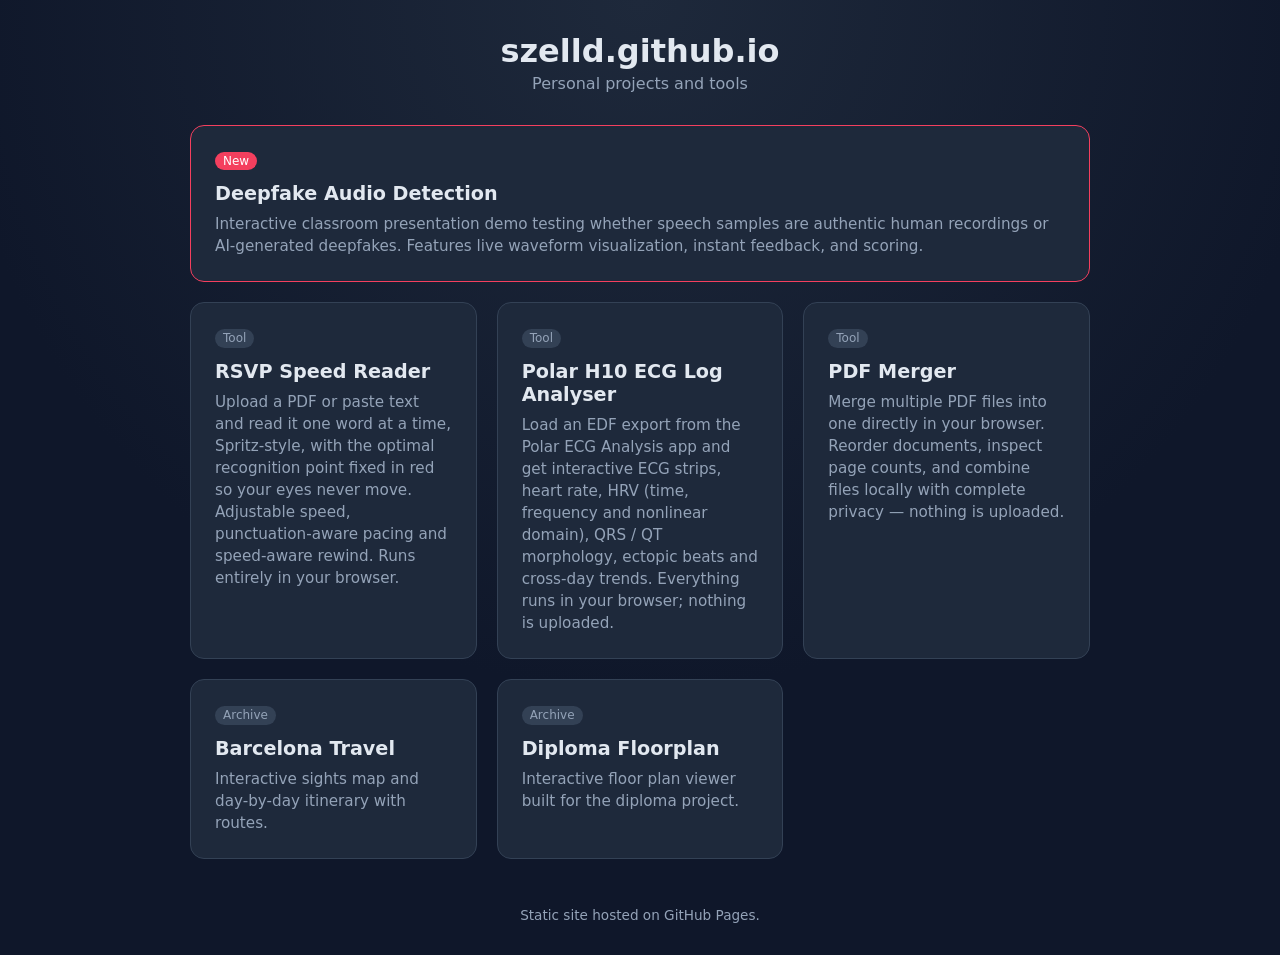
<file: index.html>
<!DOCTYPE html>
<html lang="en">
<head>
  <meta charset="UTF-8">
  <meta name="viewport" content="width=device-width, initial-scale=1.0">
  <title>szelld.github.io</title>
  <style>
    :root {
      --bg: #0f172a;
      --card: #1e293b;
      --text: #e2e8f0;
      --muted: #94a3b8;
      --accent: #f43f5e;
      --accent2: #38bdf8;
    }
    * { box-sizing: border-box; }
    body {
      margin: 0;
      min-height: 100vh;
      font-family: system-ui, -apple-system, "Segoe UI", Roboto, sans-serif;
      background: radial-gradient(circle at top, #1e293b 0%, var(--bg) 60%);
      color: var(--text);
      display: flex;
      flex-direction: column;
      align-items: center;
      justify-content: center;
      padding: 2rem 1rem;
    }
    h1 { font-weight: 600; margin: 0 0 0.25rem; }
    p.sub { color: var(--muted); margin: 0 0 2rem; }
    .grid {
      display: grid;
      grid-template-columns: repeat(auto-fit, minmax(260px, 1fr));
      gap: 1.25rem;
      width: 100%;
      max-width: 900px;
    }
    a.card {
      display: block;
      background: var(--card);
      border: 1px solid #334155;
      border-radius: 14px;
      padding: 1.5rem;
      text-decoration: none;
      color: inherit;
      transition: transform .15s ease, border-color .15s ease;
    }
    a.card:hover { transform: translateY(-3px); border-color: var(--accent2); }
    a.card.primary { border-color: var(--accent); grid-column: 1 / -1; }
    a.card.primary:hover { border-color: #fb7185; }
    .card h2 { margin: 0 0 .5rem; font-size: 1.2rem; }
    .card p { margin: 0; color: var(--muted); font-size: .95rem; line-height: 1.45; }
    .tag {
      display: inline-block;
      font-size: .75rem;
      padding: .15rem .5rem;
      border-radius: 999px;
      background: #334155;
      color: var(--muted);
      margin-bottom: .75rem;
    }
    .primary .tag { background: var(--accent); color: white; }
    footer { margin-top: 3rem; color: var(--muted); font-size: .85rem; }
  </style>
</head>
<body>
  <h1>szelld.github.io</h1>
  <p class="sub">Personal projects and tools</p>

  <div class="grid">
    <a class="card primary" href="deepfake/index.html">
      <span class="tag">New</span>
      <h2>Deepfake Audio Detection</h2>
      <p>Interactive classroom presentation demo testing whether speech samples are authentic human recordings or AI-generated deepfakes. Features live waveform visualization, instant feedback, and scoring.</p>
    </a>

    <a class="card" href="rsvp/index.html">
      <span class="tag">Tool</span>
      <h2>RSVP Speed Reader</h2>
      <p>Upload a PDF or paste text and read it one word at a time, Spritz-style, with the optimal recognition point fixed in red so your eyes never move. Adjustable speed, punctuation-aware pacing and speed-aware rewind. Runs entirely in your browser.</p>
    </a>

    <a class="card" href="ecg/index.html">
      <span class="tag">Tool</span>
      <h2>Polar H10 ECG Log Analyser</h2>
      <p>Load an EDF export from the Polar ECG Analysis app and get interactive ECG strips, heart rate, HRV (time, frequency and nonlinear domain), QRS / QT morphology, ectopic beats and cross-day trends. Everything runs in your browser; nothing is uploaded.</p>
    </a>

    <a class="card" href="pdfmerger/index.html">
      <span class="tag">Tool</span>
      <h2>PDF Merger</h2>
      <p>Merge multiple PDF files into one directly in your browser. Reorder documents, inspect page counts, and combine files locally with complete privacy — nothing is uploaded.</p>
    </a>

    <a class="card" href="old/barcelona_travel/index.html">
      <span class="tag">Archive</span>
      <h2>Barcelona Travel</h2>
      <p>Interactive sights map and day-by-day itinerary with routes.</p>
    </a>

    <a class="card" href="old/diploma_floorplan/index.html">
      <span class="tag">Archive</span>
      <h2>Diploma Floorplan</h2>
      <p>Interactive floor plan viewer built for the diploma project.</p>
    </a>
  </div>

  <footer>Static site hosted on GitHub Pages.</footer>
</body>
</html>
</file>
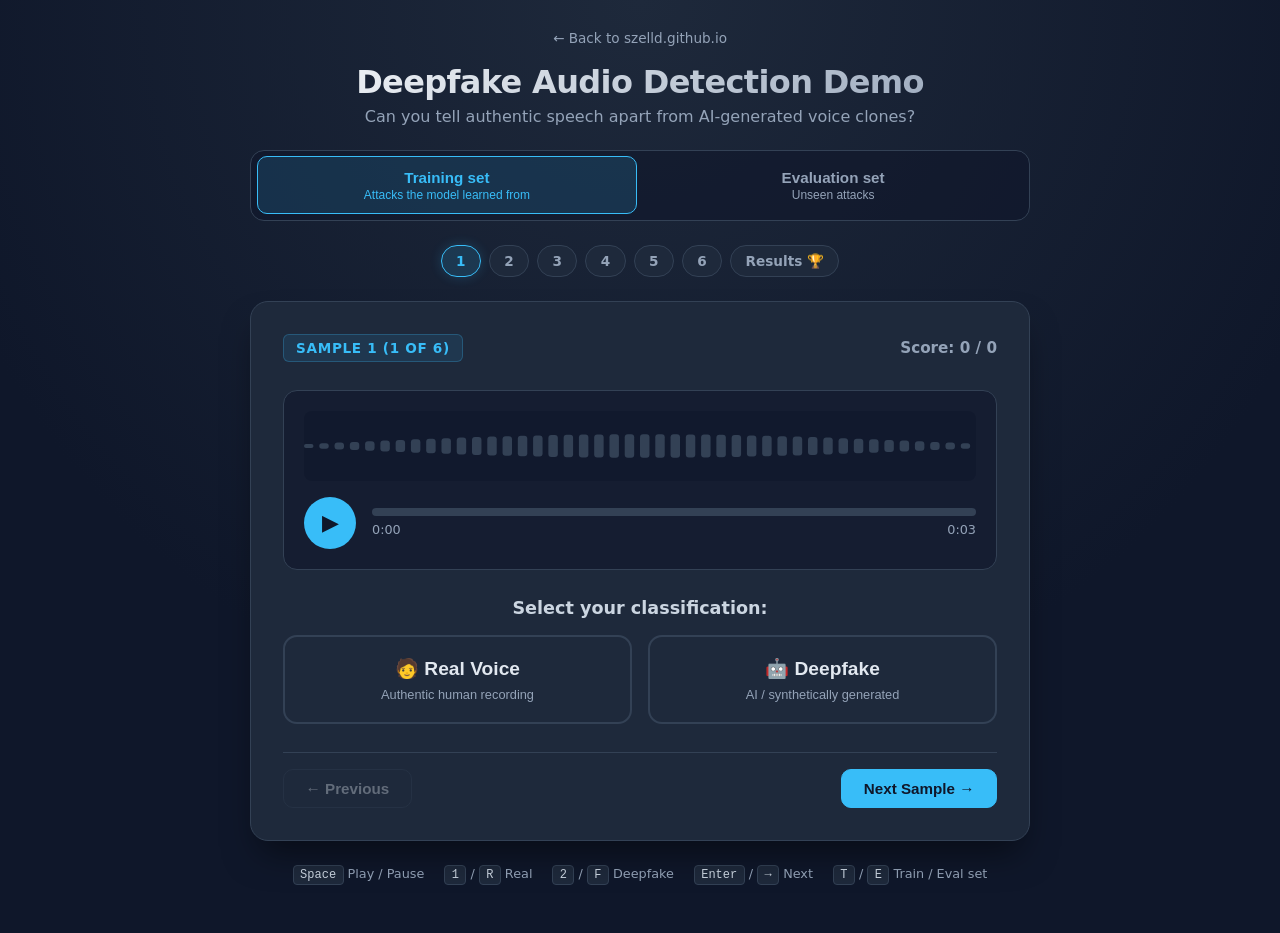
<file: deepfake/index.html>
<!DOCTYPE html>
<html lang="en">
<head>
  <meta charset="UTF-8">
  <meta name="viewport" content="width=device-width, initial-scale=1.0">
  <title>Deepfake Audio Demo | szelld.github.io</title>
  <style>
    :root {
      --bg: #0f172a;
      --card: #1e293b;
      --card-border: #334155;
      --text: #e2e8f0;
      --muted: #94a3b8;
      --accent: #38bdf8;
      --success: #10b981;
      --success-bg: rgba(16, 185, 129, 0.15);
      --success-border: #10b981;
      --danger: #ef4444;
      --danger-bg: rgba(239, 68, 68, 0.15);
      --danger-border: #ef4444;
    }

    * { box-sizing: border-box; margin: 0; padding: 0; }

    body {
      min-height: 100vh;
      font-family: system-ui, -apple-system, BlinkMacSystemFont, "Segoe UI", Roboto, sans-serif;
      background: radial-gradient(circle at top, #1e293b 0%, var(--bg) 65%);
      color: var(--text);
      display: flex;
      flex-direction: column;
      align-items: center;
      padding: 1.5rem 1rem 3rem;
    }

    .container {
      width: 100%;
      max-width: 780px;
      display: flex;
      flex-direction: column;
      gap: 1.5rem;
    }

    header {
      text-align: center;
      position: relative;
    }

    .back-link {
      display: inline-flex;
      align-items: center;
      gap: 0.35rem;
      color: var(--muted);
      text-decoration: none;
      font-size: 0.85rem;
      margin-bottom: 0.75rem;
      padding: 0.35rem 0.65rem;
      border-radius: 6px;
      cursor: pointer;
      position: relative;
      z-index: 10;
      transition: color 0.15s, background-color 0.15s;
    }
    .back-link:hover {
      color: var(--accent);
      background: rgba(56, 189, 248, 0.1);
    }

    h1 {
      font-size: 2rem;
      font-weight: 700;
      letter-spacing: -0.02em;
      margin-bottom: 0.35rem;
      background: linear-gradient(135deg, #f8fafc 0%, #94a3b8 100%);
      -webkit-background-clip: text;
      -webkit-text-fill-color: transparent;
    }

    .subtitle {
      color: var(--muted);
      font-size: 1rem;
    }

    /* Dataset Tabs */
    .set-tabs {
      display: grid;
      grid-template-columns: 1fr 1fr;
      gap: 0.35rem;
      padding: 0.35rem;
      background: rgba(15, 23, 42, 0.6);
      border: 1px solid var(--card-border);
      border-radius: 14px;
    }

    .set-tab {
      padding: 0.7rem 1rem;
      border-radius: 10px;
      border: 1px solid transparent;
      background: transparent;
      color: var(--muted);
      font-size: 0.95rem;
      font-weight: 600;
      cursor: pointer;
      display: flex;
      flex-direction: column;
      align-items: center;
      gap: 0.15rem;
      transition: all 0.15s ease;
      user-select: none;
    }

    .set-tab .label-sub {
      font-size: 0.75rem;
      font-weight: 400;
    }

    .set-tab:hover {
      color: var(--text);
      background: #253347;
    }

    .set-tab.active {
      background: rgba(56, 189, 248, 0.15);
      border-color: var(--accent);
      color: var(--accent);
    }

    /* Stepper */
    .stepper {
      display: flex;
      justify-content: center;
      gap: 0.5rem;
      flex-wrap: wrap;
    }

    .step-pill {
      display: flex;
      align-items: center;
      gap: 0.4rem;
      padding: 0.45rem 0.9rem;
      border-radius: 9999px;
      background: var(--card);
      border: 1px solid var(--card-border);
      color: var(--muted);
      font-size: 0.85rem;
      font-weight: 600;
      cursor: pointer;
      transition: all 0.2s ease;
      user-select: none;
    }

    .step-pill:hover {
      border-color: var(--accent);
      color: var(--text);
    }

    .step-pill.active {
      background: rgba(56, 189, 248, 0.15);
      border-color: var(--accent);
      color: var(--accent);
      box-shadow: 0 0 12px rgba(56, 189, 248, 0.2);
    }

    .step-pill.correct {
      border-color: var(--success);
      color: var(--success);
      background: var(--success-bg);
    }

    .step-pill.wrong {
      border-color: var(--danger);
      color: var(--danger);
      background: var(--danger-bg);
    }

    /* Card */
    .card {
      background: var(--card);
      border: 1px solid var(--card-border);
      border-radius: 18px;
      padding: 2rem;
      box-shadow: 0 20px 35px -10px rgba(0, 0, 0, 0.5);
      display: flex;
      flex-direction: column;
      gap: 1.75rem;
      position: relative;
    }

    .sample-header {
      display: flex;
      justify-content: space-between;
      align-items: center;
    }

    .sample-tag {
      font-size: 0.85rem;
      text-transform: uppercase;
      letter-spacing: 0.05em;
      font-weight: 700;
      color: var(--accent);
      background: rgba(56, 189, 248, 0.1);
      padding: 0.3rem 0.75rem;
      border-radius: 6px;
      border: 1px solid rgba(56, 189, 248, 0.25);
    }

    .score-badge {
      font-size: 0.95rem;
      color: var(--muted);
      font-weight: 600;
    }

    /* Player */
    .player-box {
      background: rgba(15, 23, 42, 0.6);
      border: 1px solid var(--card-border);
      border-radius: 14px;
      padding: 1.25rem;
      display: flex;
      flex-direction: column;
      gap: 1rem;
    }

    .waveform-canvas {
      width: 100%;
      height: 70px;
      background: rgba(15, 23, 42, 0.5);
      border-radius: 8px;
      display: block;
    }

    .player-controls {
      display: flex;
      align-items: center;
      gap: 1rem;
    }

    .play-btn {
      width: 52px;
      height: 52px;
      border-radius: 50%;
      background: var(--accent);
      border: none;
      color: #0f172a;
      display: flex;
      align-items: center;
      justify-content: center;
      cursor: pointer;
      font-size: 1.35rem;
      transition: transform 0.15s, background-color 0.15s, box-shadow 0.15s;
      flex-shrink: 0;
      user-select: none;
    }

    .play-btn:hover {
      transform: scale(1.05);
      background: #7dd3fc;
      box-shadow: 0 0 15px rgba(56, 189, 248, 0.4);
    }

    .progress-bar-container {
      flex: 1;
      display: flex;
      flex-direction: column;
      gap: 0.4rem;
    }

    .progress-bar {
      width: 100%;
      height: 8px;
      background: #334155;
      border-radius: 999px;
      position: relative;
      cursor: pointer;
      overflow: hidden;
    }

    .progress-fill {
      height: 100%;
      width: 0%;
      background: var(--accent);
      border-radius: 999px;
      transition: width 0.08s linear;
    }

    .time-display {
      font-size: 0.8rem;
      color: var(--muted);
      font-variant-numeric: tabular-nums;
      display: flex;
      justify-content: space-between;
    }

    /* Decision Area */
    .decision-area {
      display: flex;
      flex-direction: column;
      gap: 1.1rem;
      text-align: center;
    }

    .decision-title {
      font-size: 1.1rem;
      font-weight: 600;
      color: #cbd5e1;
    }

    .button-group {
      display: grid;
      grid-template-columns: 1fr 1fr;
      gap: 1rem;
    }

    .choice-btn {
      padding: 1.25rem 1rem;
      border-radius: 14px;
      font-size: 1.2rem;
      font-weight: 700;
      cursor: pointer;
      border: 2px solid var(--card-border);
      background: #1e293b;
      color: var(--text);
      display: flex;
      flex-direction: column;
      align-items: center;
      gap: 0.4rem;
      transition: all 0.2s cubic-bezier(0.16, 1, 0.3, 1);
      user-select: none;
    }

    .choice-btn span.label-sub {
      font-size: 0.8rem;
      font-weight: 400;
      color: var(--muted);
    }

    .choice-btn:hover:not(:disabled) {
      border-color: #64748b;
      background: #253347;
      transform: translateY(-2px);
    }

    /* Button color changes on user click */
    .choice-btn.selected-correct {
      background: var(--success-bg) !important;
      border-color: var(--success) !important;
      color: #34d399 !important;
      box-shadow: 0 0 25px rgba(16, 185, 129, 0.35);
    }
    .choice-btn.selected-correct span.label-sub {
      color: #a7f3d0 !important;
    }

    .choice-btn.selected-wrong {
      background: var(--danger-bg) !important;
      border-color: var(--danger) !important;
      color: #f87171 !important;
      box-shadow: 0 0 25px rgba(239, 68, 68, 0.35);
    }
    .choice-btn.selected-wrong span.label-sub {
      color: #fecaca !important;
    }

    .choice-btn.reveal-correct {
      border-color: var(--success) !important;
      color: #34d399 !important;
      background: rgba(16, 185, 129, 0.08) !important;
    }
    .choice-btn.reveal-correct span.label-sub {
      color: #a7f3d0 !important;
    }

    .choice-btn:disabled {
      cursor: default;
    }

    /* Feedback Banner */
    .feedback-banner {
      display: none;
      padding: 1.1rem 1.35rem;
      border-radius: 12px;
      font-size: 0.95rem;
      line-height: 1.5;
      text-align: left;
      animation: fadeIn 0.25s ease;
    }

    @keyframes fadeIn {
      from { opacity: 0; transform: translateY(6px); }
      to { opacity: 1; transform: translateY(0); }
    }

    .feedback-banner.success {
      background: var(--success-bg);
      border: 1px solid var(--success-border);
      color: #a7f3d0;
    }

    .feedback-banner.danger {
      background: var(--danger-bg);
      border: 1px solid var(--danger-border);
      color: #fecaca;
    }

    .feedback-banner strong {
      display: block;
      margin-bottom: 0.3rem;
      font-size: 1.1rem;
    }

    /* Bottom Navigation Controls */
    .card-footer {
      display: flex;
      justify-content: space-between;
      align-items: center;
      padding-top: 1rem;
      border-top: 1px solid var(--card-border);
    }

    .nav-btn {
      padding: 0.65rem 1.35rem;
      border-radius: 10px;
      font-size: 0.95rem;
      font-weight: 600;
      cursor: pointer;
      border: 1px solid var(--card-border);
      background: #1e293b;
      color: var(--text);
      transition: all 0.15s ease;
      display: inline-flex;
      align-items: center;
      gap: 0.4rem;
      user-select: none;
    }

    .nav-btn:hover:not(:disabled) {
      border-color: var(--accent);
      background: #253347;
    }

    .nav-btn.primary {
      background: var(--accent);
      border-color: var(--accent);
      color: #0f172a;
    }

    .nav-btn.primary:hover:not(:disabled) {
      background: #7dd3fc;
      border-color: #7dd3fc;
    }

    .nav-btn:disabled {
      opacity: 0.35;
      cursor: not-allowed;
    }

    /* Scoreboard Screen */
    .scoreboard-container {
      display: none;
      flex-direction: column;
      align-items: center;
      text-align: center;
      gap: 1.5rem;
      padding: 1rem 0;
    }

    .score-circle {
      width: 145px;
      height: 145px;
      border-radius: 50%;
      display: flex;
      flex-direction: column;
      align-items: center;
      justify-content: center;
      background: radial-gradient(circle, rgba(56, 189, 248, 0.15) 0%, rgba(15, 23, 42, 0.8) 80%);
      border: 3px solid var(--accent);
      box-shadow: 0 0 30px rgba(56, 189, 248, 0.25);
    }

    .score-number {
      font-size: 2.75rem;
      font-weight: 800;
      color: #f8fafc;
      line-height: 1;
    }

    .score-total {
      font-size: 0.85rem;
      color: var(--muted);
      margin-top: 0.25rem;
    }

    .table-scroll {
      width: 100%;
      overflow-x: auto;
    }

    .score-summary-table {
      width: 100%;
      border-collapse: collapse;
      margin-top: 0.5rem;
      font-size: 0.92rem;
    }

    .score-summary-table th, .score-summary-table td {
      padding: 0.8rem;
      border-bottom: 1px solid var(--card-border);
      text-align: left;
    }

    .score-summary-table td:first-child,
    .score-summary-table td:nth-child(4) {
      white-space: nowrap;
    }

    .score-summary-table th {
      color: var(--muted);
      font-weight: 600;
    }

    .badge {
      display: inline-block;
      padding: 0.2rem 0.55rem;
      border-radius: 6px;
      font-size: 0.75rem;
      font-weight: 700;
    }

    .badge-real {
      background: rgba(16, 185, 129, 0.15);
      color: #34d399;
      border: 1px solid rgba(16, 185, 129, 0.4);
    }

    .badge-fake {
      background: rgba(239, 68, 68, 0.15);
      color: #f87171;
      border: 1px solid rgba(239, 68, 68, 0.4);
    }

    .attack-tag {
      display: inline-block;
      padding: 0.1rem 0.45rem;
      margin-right: 0.35rem;
      border-radius: 6px;
      font-size: 0.75rem;
      font-weight: 700;
      font-family: monospace;
      color: var(--accent);
      background: rgba(56, 189, 248, 0.1);
      border: 1px solid rgba(56, 189, 248, 0.3);
    }

    .technique-cell {
      color: #cbd5e1;
      font-size: 0.85rem;
      line-height: 1.45;
    }

    .technique-cell .detect-rate {
      display: block;
      margin-top: 0.25rem;
      color: var(--muted);
      font-size: 0.8rem;
    }

    .set-note {
      width: 100%;
      text-align: left;
      font-size: 0.9rem;
      line-height: 1.5;
      color: #cbd5e1;
      background: rgba(15, 23, 42, 0.6);
      border: 1px solid var(--card-border);
      border-radius: 12px;
      padding: 0.9rem 1.1rem;
    }

    .badge-success { color: #34d399; }
    .badge-fail { color: #f87171; }

    /* Presenter hints */
    .presenter-tips {
      text-align: center;
      font-size: 0.8rem;
      color: var(--muted);
      display: flex;
      justify-content: center;
      gap: 1.25rem;
      flex-wrap: wrap;
    }

    .key-badge {
      display: inline-block;
      padding: 0.1rem 0.4rem;
      border-radius: 4px;
      background: #1e293b;
      border: 1px solid #334155;
      font-family: monospace;
      color: #cbd5e1;
      font-size: 0.75rem;
    }

    @media (max-width: 600px) {
      .card { padding: 1.25rem; }
      .button-group { grid-template-columns: 1fr; }
      .stepper { gap: 0.25rem; }
      .step-pill { padding: 0.35rem 0.65rem; font-size: 0.75rem; }
      .score-summary-table th, .score-summary-table td { padding: 0.55rem 0.4rem; }
      .score-summary-table { font-size: 0.82rem; }
    }
  </style>
</head>
<body>
  <div class="container">
    <header>
      <a href="../index.html" class="back-link">← Back to szelld.github.io</a>
      <h1>Deepfake Audio Detection Demo</h1>
      <p class="subtitle">Can you tell authentic speech apart from AI-generated voice clones?</p>
    </header>

    <!-- Dataset Tabs -->
    <div class="set-tabs" id="setTabs">
      <button class="set-tab" data-set="train" onclick="switchSet('train')">
        <span>Training set</span>
        <span class="label-sub">Attacks the model learned from</span>
      </button>
      <button class="set-tab" data-set="eval" onclick="switchSet('eval')">
        <span>Evaluation set</span>
        <span class="label-sub">Unseen attacks</span>
      </button>
    </div>

    <!-- Navigation Stepper -->
    <div class="stepper" id="stepper">
      <!-- Generated dynamically -->
    </div>

    <!-- Active Sample Card -->
    <main class="card" id="quizCard">
      <div class="sample-header">
        <span class="sample-tag" id="sampleTag">Sample 1 of 6</span>
        <span class="score-badge" id="liveScore">Score: 0 / 0</span>
      </div>

      <!-- Audio Player -->
      <div class="player-box">
        <canvas id="waveformCanvas" class="waveform-canvas"></canvas>
        <div class="player-controls">
          <button class="play-btn" id="playBtn" title="Play / Pause Audio (Spacebar)">▶</button>
          <div class="progress-bar-container">
            <div class="progress-bar" id="progressBar">
              <div class="progress-fill" id="progressFill"></div>
            </div>
            <div class="time-display">
              <span id="currentTime">0:00</span>
              <span id="durationTime">0:00</span>
            </div>
          </div>
        </div>
        <audio id="audioElement" preload="auto"></audio>
      </div>

      <!-- Guessing Buttons -->
      <div class="decision-area">
        <p class="decision-title">Select your classification:</p>
        <div class="button-group">
          <button class="choice-btn" id="btnReal" onclick="handleGuess(false)">
            <span>🧑 Real Voice</span>
            <span class="label-sub">Authentic human recording</span>
          </button>
          <button class="choice-btn" id="btnFake" onclick="handleGuess(true)">
            <span>🤖 Deepfake</span>
            <span class="label-sub">AI / synthetically generated</span>
          </button>
        </div>

        <!-- Result / Feedback Banner -->
        <div class="feedback-banner" id="feedbackBanner">
          <strong id="feedbackTitle"></strong>
          <p id="feedbackText"></p>
        </div>
      </div>

      <!-- Bottom Card Nav -->
      <div class="card-footer">
        <button class="nav-btn" id="prevBtn" onclick="prevSample()" disabled>← Previous</button>
        <button class="nav-btn primary" id="nextBtn" onclick="nextSample()">Next Sample →</button>
      </div>
    </main>

    <!-- Scoreboard (End screen) -->
    <section class="card scoreboard-container" id="scoreboardCard">
      <h2 id="scoreboardTitle">Demo Complete!</h2>
      <p class="subtitle">Here is how the audience / test performed:</p>

      <div class="score-circle">
        <div class="score-number" id="finalScoreNum">0</div>
        <div class="score-total" id="finalScoreTotal">out of 6 correct</div>
      </div>

      <div class="table-scroll">
      <table class="score-summary-table">
        <thead>
          <tr>
            <th>Sample</th>
            <th>Your Guess</th>
            <th>Actual</th>
            <th>Result</th>
            <th>How it was made</th>
          </tr>
        </thead>
        <tbody id="summaryTableBody">
          <!-- Filled dynamically -->
        </tbody>
      </table>
      </div>

      <p class="set-note" id="setNote"></p>

      <div style="display: flex; gap: 1rem; margin-top: 1rem;">
        <button class="nav-btn primary" onclick="restartQuiz()">🔄 Restart Demo</button>
        <a href="../index.html" class="nav-btn">Exit to Home</a>
      </div>
    </section>

    <!-- Presenter Hints -->
    <footer class="presenter-tips">
      <span><span class="key-badge">Space</span> Play / Pause</span>
      <span><span class="key-badge">1</span> / <span class="key-badge">R</span> Real</span>
      <span><span class="key-badge">2</span> / <span class="key-badge">F</span> Deepfake</span>
      <span><span class="key-badge">Enter</span> / <span class="key-badge">→</span> Next</span>
      <span><span class="key-badge">T</span> / <span class="key-badge">E</span> Train / Eval set</span>
    </footer>
  </div>

  <script>
    /**
     * SAMPLES CONFIGURATION
     * Two sample sets from ASVspoof 2019 LA: `samples/train/` and `samples/eval/`.
     * Supported formats: .flac, .wav, .mp3, .ogg
     * `attack` / `technique` are shown on the results page; `detectRate` is the
     * share of that attack type our GFL-FAD model flagged as fake (eval only).
     */
    const REAL_TECHNIQUE = "Bona fide human recording (VCTK corpus speaker).";

    const SETS = {
      train: {
        name: "Training set",
        note: "These fakes use attacks A01–A06, the same generation methods the model was trained on. " +
              "On these known attacks the model is practically perfect (development EER close to 0%).",
        samples: [
          {
            title: "Sample 1",
            file: "samples/train/real1.flac",
            isDeepfake: false,
            clues: "Authentic human recording with natural breathing, pitch dynamics, and ambient room presence.",
            technique: REAL_TECHNIQUE
          },
          {
            title: "Sample 2",
            file: "samples/train/fake1.flac",
            isDeepfake: true,
            clues: "Classic vocoder-based speech synthesis. Notice the buzzy, slightly metallic timbre.",
            attack: "A02",
            technique: "Text-to-speech with the WORLD vocoder (statistical parametric synthesis)."
          },
          {
            title: "Sample 3",
            file: "samples/train/real2.flac",
            isDeepfake: false,
            clues: "Authentic human recording with organic micro-pauses and vocal fry.",
            technique: REAL_TECHNIQUE
          },
          {
            title: "Sample 4",
            file: "samples/train/fake2.flac",
            isDeepfake: true,
            clues: "Voice conversion: a different speaker's recording was transformed into this voice.",
            attack: "A05",
            technique: "Voice conversion: variational autoencoder (VAE) + WORLD vocoder."
          },
          {
            title: "Sample 5",
            file: "samples/train/fake3.flac",
            isDeepfake: true,
            clues: "Voice conversion: listen for a muffled, filtered quality in the voice.",
            attack: "A06",
            technique: "Voice conversion: GMM-UBM model with spectral filtering of the source speech."
          },
          {
            title: "Sample 6",
            file: "samples/train/fake4.flac",
            isDeepfake: true,
            clues: "Neural text-to-speech deepfake. Listen for overly smooth, uniform intonation.",
            attack: "A01",
            technique: "Neural text-to-speech with a WaveNet vocoder."
          }
        ]
      },
      eval: {
        name: "Evaluation set",
        note: "These fakes use attacks A07–A19, generation methods the model never saw during training. " +
              "A09 is caught almost every time, but A17 and A18 slip past the model almost completely. " +
              "Both are voice conversion attacks that start from real human speech; A17 even filters " +
              "the real waveform directly, so most of the natural signal is preserved.",
        samples: [
          {
            title: "Sample 1",
            file: "samples/eval/real1.flac",
            isDeepfake: false,
            clues: "Authentic human recording with natural breathing, pitch dynamics, and ambient room presence.",
            technique: REAL_TECHNIQUE
          },
          {
            title: "Sample 2",
            file: "samples/eval/fake1.flac",
            isDeepfake: true,
            clues: "Synthetically synthesized speech. Notice characteristic acoustic artifacts or flat spectral transitions.",
            attack: "A09",
            technique: "Text-to-speech: LSTM acoustic model + Vocaine vocoder.",
            detectRate: "99.98%"
          },
          {
            title: "Sample 3",
            file: "samples/eval/real2.flac",
            isDeepfake: false,
            clues: "Authentic human recording with organic micro-pauses and vocal fry.",
            technique: REAL_TECHNIQUE
          },
          {
            title: "Sample 4",
            file: "samples/eval/fake2.flac",
            isDeepfake: true,
            clues: "AI-generated deepfake voice. Look out for robotic timbre or unnatural pronunciation tempo.",
            attack: "A17",
            technique: "Voice conversion: VAE + direct waveform filtering of a real recording.",
            detectRate: "1.61%"
          },
          {
            title: "Sample 5",
            file: "samples/eval/fake3.flac",
            isDeepfake: true,
            clues: "Deepfake synthesis clone. Pay attention to synthetic breathing patterns and unnatural sibilance.",
            attack: "A18",
            technique: "Non-parallel voice conversion: i-vector/PLDA transfer learning + MFCC vocoder.",
            detectRate: "4.13%"
          },
          {
            title: "Sample 6",
            file: "samples/eval/fake4.flac",
            isDeepfake: true,
            clues: "Neural text-to-speech deepfake. Very natural prosody; listen for overly smooth, uniform intonation.",
            attack: "A10",
            technique: "End-to-end text-to-speech: Tacotron 2 + WaveRNN neural vocoder.",
            detectRate: "51.38%"
          }
        ]
      }
    };

    // State: each set keeps its own position and guesses
    Object.values(SETS).forEach(set => {
      set.currentIndex = 0;
      set.userGuesses = Array(set.samples.length).fill(null); // null, or { guessedFake: bool, isCorrect: bool }
    });

    let activeSetKey = 'train';
    let SAMPLES = SETS.train.samples;
    let currentIndex = 0;
    let userGuesses = SETS.train.userGuesses;
    let isPlaying = false;

    function switchSet(key) {
      if (!SETS[key]) return;
      const prev = SETS[activeSetKey];
      prev.currentIndex = currentIndex;

      activeSetKey = key;
      const set = SETS[key];
      SAMPLES = set.samples;
      userGuesses = set.userGuesses;

      document.querySelectorAll('.set-tab').forEach(tab => {
        tab.classList.toggle('active', tab.dataset.set === key);
      });

      goToSample(set.currentIndex);
    }

    // DOM Elements
    const quizCard = document.getElementById('quizCard');
    const scoreboardCard = document.getElementById('scoreboardCard');
    const stepper = document.getElementById('stepper');
    const sampleTag = document.getElementById('sampleTag');
    const liveScore = document.getElementById('liveScore');
    const audioElement = document.getElementById('audioElement');
    const playBtn = document.getElementById('playBtn');
    const progressBar = document.getElementById('progressBar');
    const progressFill = document.getElementById('progressFill');
    const currentTimeEl = document.getElementById('currentTime');
    const durationTimeEl = document.getElementById('durationTime');
    const btnReal = document.getElementById('btnReal');
    const btnFake = document.getElementById('btnFake');
    const feedbackBanner = document.getElementById('feedbackBanner');
    const feedbackTitle = document.getElementById('feedbackTitle');
    const feedbackText = document.getElementById('feedbackText');
    const prevBtn = document.getElementById('prevBtn');
    const nextBtn = document.getElementById('nextBtn');
    const canvas = document.getElementById('waveformCanvas');
    const ctx = canvas.getContext('2d');

    let animationId = null;

    function renderStepper() {
      stepper.innerHTML = '';
      SAMPLES.forEach((sample, i) => {
        const pill = document.createElement('div');
        pill.className = 'step-pill';
        if (i === currentIndex && currentIndex < SAMPLES.length) {
          pill.classList.add('active');
        }

        const guess = userGuesses[i];
        let statusIcon = `${i + 1}`;
        if (guess !== null) {
          if (guess.isCorrect) {
            pill.classList.add('correct');
            statusIcon = `✓ ${i + 1}`;
          } else {
            pill.classList.add('wrong');
            statusIcon = `✕ ${i + 1}`;
          }
        }

        pill.textContent = statusIcon;
        pill.title = `Go to Sample ${i + 1}`;
        pill.onclick = () => goToSample(i);
        stepper.appendChild(pill);
      });

      // Scoreboard pill
      const scorePill = document.createElement('div');
      scorePill.className = 'step-pill';
      if (currentIndex === SAMPLES.length) {
        scorePill.classList.add('active');
      }
      scorePill.textContent = 'Results 🏆';
      scorePill.onclick = () => showScoreboard();
      stepper.appendChild(scorePill);
    }

    function updateLiveScore() {
      const answered = userGuesses.filter(g => g !== null);
      const correct = answered.filter(g => g.isCorrect).length;
      liveScore.textContent = `Score: ${correct} / ${answered.length}`;
    }

    function formatTime(secs) {
      if (isNaN(secs) || !isFinite(secs)) return '0:00';
      const m = Math.floor(secs / 60);
      const s = Math.floor(secs % 60);
      return `${m}:${s < 10 ? '0' : ''}${s}`;
    }

    function loadSample(index) {
      if (index >= SAMPLES.length) {
        showScoreboard();
        return;
      }

      currentIndex = index;
      quizCard.style.display = 'flex';
      scoreboardCard.style.display = 'none';

      const sample = SAMPLES[index];
      sampleTag.textContent = `${sample.title} (${index + 1} of ${SAMPLES.length})`;
      audioElement.src = sample.file;
      audioElement.load();

      // Reset controls
      pauseAudio();
      progressFill.style.width = '0%';
      currentTimeEl.textContent = '0:00';
      durationTimeEl.textContent = '0:00';

      // Reset buttons
      btnReal.className = 'choice-btn';
      btnFake.className = 'choice-btn';
      btnReal.disabled = false;
      btnFake.disabled = false;
      feedbackBanner.style.display = 'none';

      // Check if already answered
      const guess = userGuesses[index];
      if (guess !== null) {
        applyButtonState(guess.guessedFake, sample.isDeepfake);
      }

      prevBtn.disabled = index === 0;
      nextBtn.textContent = (index === SAMPLES.length - 1) ? 'View Results 🏆' : 'Next Sample →';

      renderStepper();
      updateLiveScore();
      drawWaveform(false);
    }

    function goToSample(index) {
      if (index === SAMPLES.length) {
        showScoreboard();
      } else {
        loadSample(index);
      }
    }

    function prevSample() {
      if (currentIndex > 0) {
        loadSample(currentIndex - 1);
      }
    }

    function nextSample() {
      if (currentIndex < SAMPLES.length - 1) {
        loadSample(currentIndex + 1);
      } else {
        showScoreboard();
      }
    }

    // Playback
    function toggleAudio() {
      if (audioElement.paused) {
        audioElement.play().then(() => {
          isPlaying = true;
          playBtn.textContent = '⏸';
          startWaveformAnimation();
        }).catch(err => {
          console.warn('Playback error:', err);
        });
      } else {
        pauseAudio();
      }
    }

    function pauseAudio() {
      audioElement.pause();
      isPlaying = false;
      playBtn.textContent = '▶';
      if (animationId) {
        cancelAnimationFrame(animationId);
        animationId = null;
      }
      drawWaveform(false);
    }

    playBtn.addEventListener('click', toggleAudio);

    audioElement.addEventListener('loadedmetadata', () => {
      durationTimeEl.textContent = formatTime(audioElement.duration);
    });

    audioElement.addEventListener('timeupdate', () => {
      if (audioElement.duration) {
        const pct = (audioElement.currentTime / audioElement.duration) * 100;
        progressFill.style.width = `${pct}%`;
        currentTimeEl.textContent = formatTime(audioElement.currentTime);
      }
    });

    audioElement.addEventListener('ended', () => {
      pauseAudio();
      progressFill.style.width = '100%';
    });

    progressBar.addEventListener('click', (e) => {
      const rect = progressBar.getBoundingClientRect();
      const clickX = e.clientX - rect.left;
      const pct = Math.max(0, Math.min(1, clickX / rect.width));
      if (audioElement.duration) {
        audioElement.currentTime = pct * audioElement.duration;
      }
    });

    // Waveform visualization (works 100% reliably in both file:// and http/https)
    function resizeCanvas() {
      canvas.width = canvas.clientWidth * (window.devicePixelRatio || 1);
      canvas.height = canvas.clientHeight * (window.devicePixelRatio || 1);
      drawWaveform(isPlaying);
    }
    window.addEventListener('resize', resizeCanvas);

    let phase = 0;
    function drawWaveform(active) {
      if (!ctx) return;
      ctx.clearRect(0, 0, canvas.width, canvas.height);
      const w = canvas.width;
      const h = canvas.height;
      const mid = h / 2;
      const bars = 44;
      const barWidth = (w / bars) * 0.62;
      const gap = (w / bars) * 0.38;

      for (let i = 0; i < bars; i++) {
        let barHeight;
        if (active) {
          // Dynamic animated wave with harmonic variation
          const base = Math.sin((i / bars) * Math.PI);
          const ripple = Math.sin(phase + i * 0.45) * 0.35 + Math.cos(phase * 1.5 + i * 0.25) * 0.25;
          barHeight = Math.max(6, (base + ripple + 0.3) * (h * 0.42));
        } else {
          barHeight = Math.max(4, Math.sin((i / bars) * Math.PI) * (h * 0.28) + 4);
        }

        const x = i * (barWidth + gap);
        ctx.fillStyle = active ? '#38bdf8' : '#334155';
        ctx.beginPath();
        if (ctx.roundRect) {
          ctx.roundRect(x, mid - barHeight / 2, barWidth, barHeight, 3);
        } else {
          ctx.rect(x, mid - barHeight / 2, barWidth, barHeight);
        }
        ctx.fill();
      }
    }

    function startWaveformAnimation() {
      if (animationId) cancelAnimationFrame(animationId);
      function loop() {
        if (!isPlaying) return;
        phase += 0.12;
        drawWaveform(true);
        animationId = requestAnimationFrame(loop);
      }
      loop();
    }

    // Guess Handling
    function handleGuess(guessedFake) {
      const sample = SAMPLES[currentIndex];
      const isCorrect = (guessedFake === sample.isDeepfake);

      userGuesses[currentIndex] = { guessedFake, isCorrect };

      applyButtonState(guessedFake, sample.isDeepfake);
      renderStepper();
      updateLiveScore();
    }

    function applyButtonState(guessedFake, isDeepfake) {
      btnReal.disabled = true;
      btnFake.disabled = true;

      const isCorrect = (guessedFake === isDeepfake);
      const clickedBtn = guessedFake ? btnFake : btnReal;
      const otherBtn = guessedFake ? btnReal : btnFake;

      if (isCorrect) {
        // Turns GREEN on correct choice
        clickedBtn.classList.add('selected-correct');
      } else {
        // Turns RED on incorrect choice
        clickedBtn.classList.add('selected-wrong');
        // Highlight actual answer in green
        otherBtn.classList.add('reveal-correct');
      }

      // Feedback banner
      feedbackBanner.style.display = 'block';
      if (isCorrect) {
        feedbackBanner.className = 'feedback-banner success';
        feedbackTitle.textContent = isDeepfake 
          ? '🎯 Correct! It is an AI Deepfake.' 
          : '🎯 Correct! It is an Authentic Human Voice.';
      } else {
        feedbackBanner.className = 'feedback-banner danger';
        feedbackTitle.textContent = isDeepfake 
          ? '❌ Incorrect! This audio was AI Generated.' 
          : '❌ Incorrect! This is a Real Human Voice.';
      }
      feedbackText.textContent = SAMPLES[currentIndex].clues || '';
    }

    // Scoreboard
    function showScoreboard() {
      pauseAudio();
      currentIndex = SAMPLES.length;
      quizCard.style.display = 'none';
      scoreboardCard.style.display = 'flex';
      renderStepper();

      const answered = userGuesses.filter(g => g !== null);
      const correct = answered.filter(g => g.isCorrect).length;

      document.getElementById('scoreboardTitle').textContent = `${SETS[activeSetKey].name}: Results`;
      document.getElementById('setNote').textContent = SETS[activeSetKey].note;
      document.getElementById('finalScoreNum').textContent = correct;
      document.getElementById('finalScoreTotal').textContent = `out of ${SAMPLES.length} correct (${Math.round((correct / SAMPLES.length) * 100)}%)`;

      const tbody = document.getElementById('summaryTableBody');
      tbody.innerHTML = '';

      SAMPLES.forEach((s, idx) => {
        const guess = userGuesses[idx];
        const tr = document.createElement('tr');

        const userGuessText = guess === null 
          ? '<span style="color:var(--muted)">Skipped</span>' 
          : (guess.guessedFake ? '<span class="badge badge-fake">Deepfake</span>' : '<span class="badge badge-real">Real</span>');

        const actualText = s.isDeepfake 
          ? '<span class="badge badge-fake">Deepfake</span>' 
          : '<span class="badge badge-real">Real</span>';

        const resultText = guess === null 
          ? '—' 
          : (guess.isCorrect ? '<strong class="badge-success">✓ Correct</strong>' : '<strong class="badge-fail">✕ Incorrect</strong>');

        const techniqueText = `
          ${s.attack ? `<span class="attack-tag">${s.attack}</span>` : ''}${s.technique || ''}
          ${s.detectRate ? `<span class="detect-rate">Our model detects ${s.detectRate} of ${s.attack} fakes</span>` : ''}
        `;

        tr.innerHTML = `
          <td><strong>${s.title}</strong></td>
          <td>${userGuessText}</td>
          <td>${actualText}</td>
          <td>${resultText}</td>
          <td class="technique-cell">${techniqueText}</td>
        `;
        tbody.appendChild(tr);
      });
    }

    function restartQuiz() {
      userGuesses = Array(SAMPLES.length).fill(null);
      SETS[activeSetKey].userGuesses = userGuesses;
      loadSample(0);
    }

    // Presenter Keyboard Shortcuts
    window.addEventListener('keydown', (e) => {
      if (e.target.tagName === 'INPUT' || e.target.tagName === 'TEXTAREA') return;

      if (e.code === 'Space') {
        e.preventDefault();
        toggleAudio();
      } else if (e.key === '1' || e.key.toLowerCase() === 'r') {
        if (!btnReal.disabled && quizCard.style.display !== 'none') {
          handleGuess(false);
        }
      } else if (e.key === '2' || e.key.toLowerCase() === 'f') {
        if (!btnFake.disabled && quizCard.style.display !== 'none') {
          handleGuess(true);
        }
      } else if (e.key === 'ArrowRight' || e.key === 'Enter') {
        if (quizCard.style.display !== 'none') {
          nextSample();
        }
      } else if (e.key === 'ArrowLeft') {
        if (quizCard.style.display !== 'none') {
          prevSample();
        }
      } else if (e.key.toLowerCase() === 't') {
        switchSet('train');
      } else if (e.key.toLowerCase() === 'e') {
        switchSet('eval');
      }
    });

    // Initialize
    window.addEventListener('DOMContentLoaded', () => {
      resizeCanvas();
      switchSet('train');
    });
  </script>
</body>
</html>
</file>
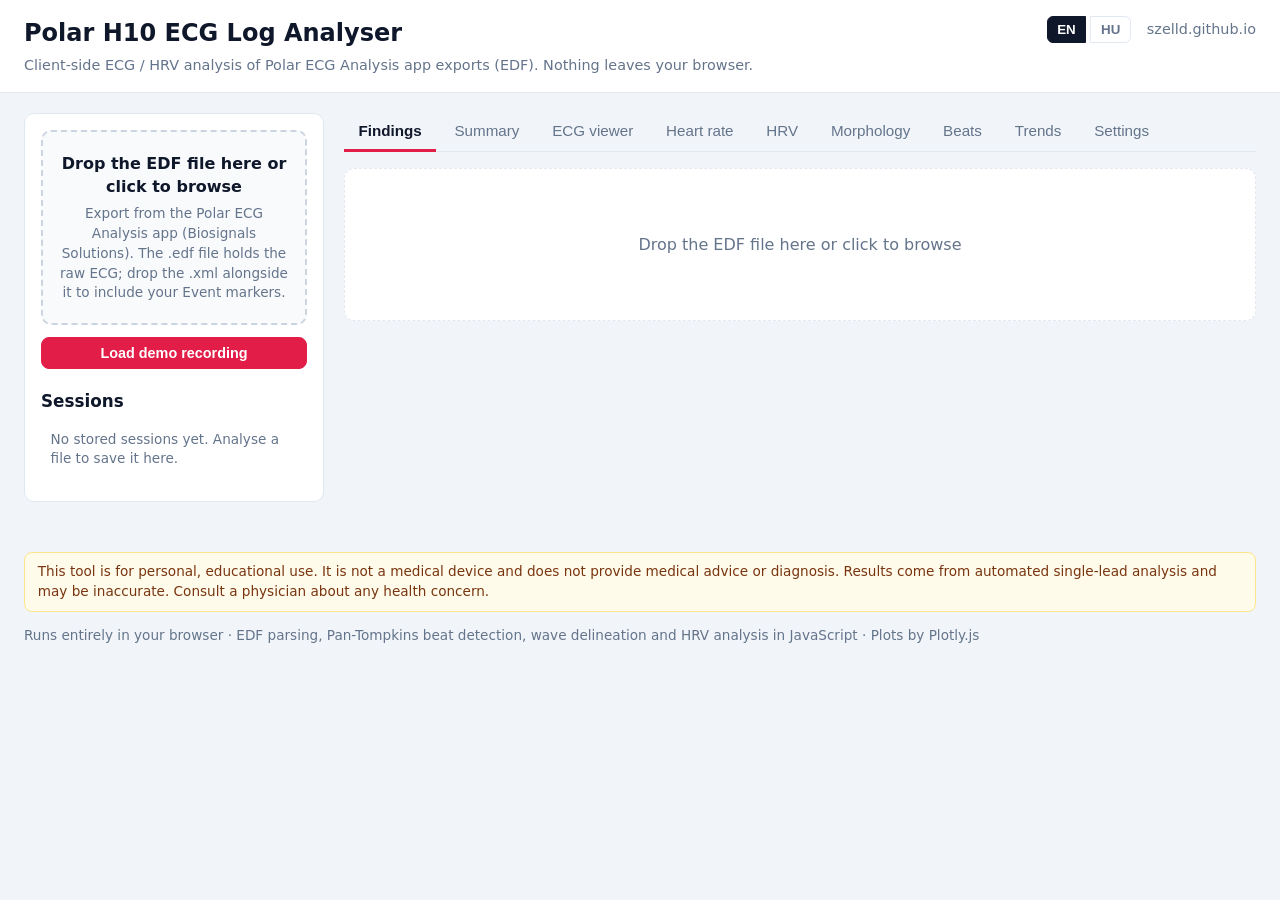
<file: ecg/index.html>
<!DOCTYPE html>
<html lang="en">
<head>
  <meta charset="UTF-8">
  <meta name="viewport" content="width=device-width, initial-scale=1.0">
  <title>Polar H10 ECG Log Analyser</title>
  <link rel="icon" href="data:,">
  <link rel="stylesheet" href="css/style.css">
  <script src="https://cdn.plot.ly/plotly-2.35.2.min.js" charset="utf-8"></script>
</head>
<body>
  <header class="app-header">
    <div>
      <h1 data-i18n="appTitle">Polar H10 ECG Log Analyser</h1>
      <p class="sub" data-i18n="appSubtitle"></p>
    </div>
    <div class="header-actions">
      <div class="lang-switch" role="group" aria-label="Language">
        <button type="button" data-lang="en">EN</button>
        <button type="button" data-lang="hu">HU</button>
      </div>
      <a class="home-link" href="../">szelld.github.io</a>
    </div>
  </header>

  <main class="layout">
    <aside class="sidebar">
      <div id="dropzone" class="dropzone" tabindex="0">
        <input type="file" id="fileInput" accept=".edf,.EDF,.xml,.XML,application/octet-stream" multiple hidden>
        <strong data-i18n="dropTitle"></strong>
        <p class="muted small" data-i18n="dropHint"></p>
      </div>
      <button id="demoBtn" class="btn primary wide" type="button" data-i18n="loadDemo"></button>

      <div id="progress" class="progress hidden">
        <div class="bar"><div class="fill"></div></div>
        <span class="label"></span>
      </div>
      <div id="error" class="error hidden"></div>

      <h2 data-i18n="sessions"></h2>
      <ul id="sessionList" class="session-list"></ul>
    </aside>

    <section class="content">
      <nav class="tabs" id="tabs">
        <button type="button" data-tab="findings" class="active" data-i18n="tabFindings"></button>
        <button type="button" data-tab="summary" data-i18n="tabSummary"></button>
        <button type="button" data-tab="ecg" data-i18n="tabEcg"></button>
        <button type="button" data-tab="hr" data-i18n="tabHr"></button>
        <button type="button" data-tab="hrv" data-i18n="tabHrv"></button>
        <button type="button" data-tab="morph" data-i18n="tabMorph"></button>
        <button type="button" data-tab="beats" data-i18n="tabBeats"></button>
        <button type="button" data-tab="trends" data-i18n="tabTrends"></button>
        <button type="button" data-tab="settings" data-i18n="tabSettings"></button>
      </nav>

      <div id="placeholder" class="placeholder">
        <p data-i18n="dropTitle"></p>
      </div>

      <!-- Findings -->
      <div id="tab-findings" class="tab hidden">
        <div class="session-header">
          <div>
            <h2 data-i18n="findingsTitle"></h2>
            <p class="muted small" data-i18n="findingsHint"></p>
          </div>
          <div class="actions">
            <button type="button" id="printReportBtn" class="btn primary" data-i18n="printReport"></button>
          </div>
        </div>
        <div id="findingsBanner"></div>
        <div id="findingsList" class="findings-list"></div>
        <div id="symptomSection"></div>
        <p class="muted small" data-i18n="screeningNote"></p>
        <div class="redflags">
          <strong data-i18n="redFlagsTitle"></strong>
          <span data-i18n="redFlagsText"></span>
        </div>
      </div>

      <!-- Summary -->
      <div id="tab-summary" class="tab hidden">
        <div class="session-header">
          <div id="sessionInfo" class="session-info"></div>
          <div class="actions">
            <button type="button" id="exportJsonBtn" class="btn" data-i18n="exportJson"></button>
            <button type="button" id="exportBeatsBtn" class="btn" data-i18n="exportBeatsCsv"></button>
            <button type="button" id="exportNnBtn" class="btn" data-i18n="exportNnCsv"></button>
            <button type="button" id="reanalyseBtn" class="btn" data-i18n="reanalyse"></button>
          </div>
        </div>
        <div id="summaryBanner"></div>
        <div id="summaryGroups"></div>
      </div>

      <!-- ECG viewer -->
      <div id="tab-ecg" class="tab hidden">
        <div class="ecg-controls">
          <label><span data-i18n="ecgWindow"></span>
            <select id="ecgDur">
              <option value="5">5 s</option>
              <option value="10" selected>10 s</option>
              <option value="30">30 s</option>
              <option value="60">60 s</option>
              <option value="120">120 s</option>
              <option value="300">300 s</option>
            </select>
          </label>
          <button type="button" id="ecgPrev" class="btn" data-i18n="ecgPrev"></button>
          <button type="button" id="ecgNext" class="btn" data-i18n="ecgNext"></button>
          <label><span data-i18n="ecgJump"></span> <input type="time" id="ecgJumpTime" step="1"></label>
          <label class="check"><input type="checkbox" id="ecgFiltered" checked> <span data-i18n="ecgFiltered"></span></label>
          <label class="check"><input type="checkbox" id="ecgBeats" checked> <span data-i18n="ecgShowBeats"></span></label>
          <label class="check"><input type="checkbox" id="ecgHR" checked> <span data-i18n="ecgShowHR"></span></label>
          <label class="check"><input type="checkbox" id="ecgFid" checked> <span data-i18n="ecgShowFiducials"></span></label>
        </div>
        <div id="ecgPlot" class="plot ecg-plot"></div>
        <canvas id="ecgNav" class="ecg-nav"></canvas>
        <p class="muted small" data-i18n="ecgNavigatorHint"></p>
        <div class="legend-row">
          <span><i class="dot" style="background:#2563eb"></i> <span data-i18n="legendNormal"></span></span>
          <span><i class="dot" style="background:#dc2626"></i> <span data-i18n="legendEctopic"></span></span>
          <span><i class="dot" style="background:#9ca3af"></i> <span data-i18n="legendArtifact"></span></span>
        </div>
      </div>

      <!-- Heart rate -->
      <div id="tab-hr" class="tab hidden">
        <div id="plotHR" class="plot"></div>
        <div class="grid2">
          <div id="plotHrHist" class="plot"></div>
          <div id="plotZones" class="plot"></div>
        </div>
        <div id="plotTachogram" class="plot"></div>
      </div>

      <!-- HRV -->
      <div id="tab-hrv" class="tab hidden">
        <div class="grid2">
          <div id="plotNnHist" class="plot"></div>
          <div id="plotPoincare" class="plot"></div>
        </div>
        <div id="plotPsd" class="plot"></div>
        <div id="plotRolling" class="plot"></div>
        <div id="plotRollingFreq" class="plot"></div>
        <div class="grid2">
          <div id="plotResp" class="plot"></div>
          <div id="plotEdr" class="plot"></div>
        </div>
        <div id="plotIrregularity" class="plot"></div>
      </div>

      <!-- Morphology -->
      <div id="tab-morph" class="tab hidden">
        <div id="plotTemplate" class="plot"></div>
        <div id="plotQtc" class="plot"></div>
        <div id="plotQrs" class="plot"></div>
        <div class="grid2">
          <div id="plotJ" class="plot"></div>
          <div id="plotTamp" class="plot"></div>
        </div>
      </div>

      <!-- Beats -->
      <div id="tab-beats" class="tab hidden">
        <h3 data-i18n="beatsTableTitle"></h3>
        <p class="muted small" data-i18n="beatsTableHint"></p>
        <div class="table-wrap"><table id="beatsTable"></table></div>
      </div>

      <!-- Trends -->
      <div id="tab-trends" class="tab hidden">
        <h3 data-i18n="trendsTitle"></h3>
        <p class="muted small" data-i18n="trendsHint"></p>
        <div id="trendsRoot"></div>
      </div>

      <!-- Settings -->
      <div id="tab-settings" class="tab hidden">
        <h3 data-i18n="settingsTitle"></h3>
        <p class="muted small" data-i18n="settingsHint"></p>
        <form id="settingsForm" class="settings-form">
          <label><span data-i18n="setAge"></span><input type="number" id="setAge" min="1" max="120"><small class="muted" data-i18n="setAgeHint"></small></label>
          <label><span data-i18n="setSex"></span>
            <select id="setSex">
              <option value="" data-i18n="sexU"></option>
              <option value="M" data-i18n="sexM"></option>
              <option value="F" data-i18n="sexF"></option>
            </select>
          </label>
          <label><span data-i18n="setHrMax"></span><input type="number" id="setHrMax" min="100" max="240"></label>
          <label><span data-i18n="setQtc"></span>
            <select id="setQtc">
              <option value="bazett">Bazett</option>
              <option value="fridericia">Fridericia</option>
              <option value="framingham">Framingham</option>
              <option value="hodges">Hodges</option>
            </select>
          </label>
          <label><span data-i18n="setTachy"></span><input type="number" id="setTachy" min="80" max="250"></label>
          <label><span data-i18n="setBrady"></span><input type="number" id="setBrady" min="20" max="80"></label>
          <label><span data-i18n="setLanguage"></span>
            <select id="setLang">
              <option value="en">English</option>
              <option value="hu">Magyar</option>
            </select>
          </label>
          <button type="submit" class="btn primary" data-i18n="save"></button>
        </form>
      </div>
    </section>
  </main>

  <footer class="app-footer">
    <p class="disclaimer" data-i18n="disclaimer"></p>
    <p class="muted small" data-i18n="footer"></p>
  </footer>

  <script type="module" src="js/app.js"></script>
</body>
</html>
</file>
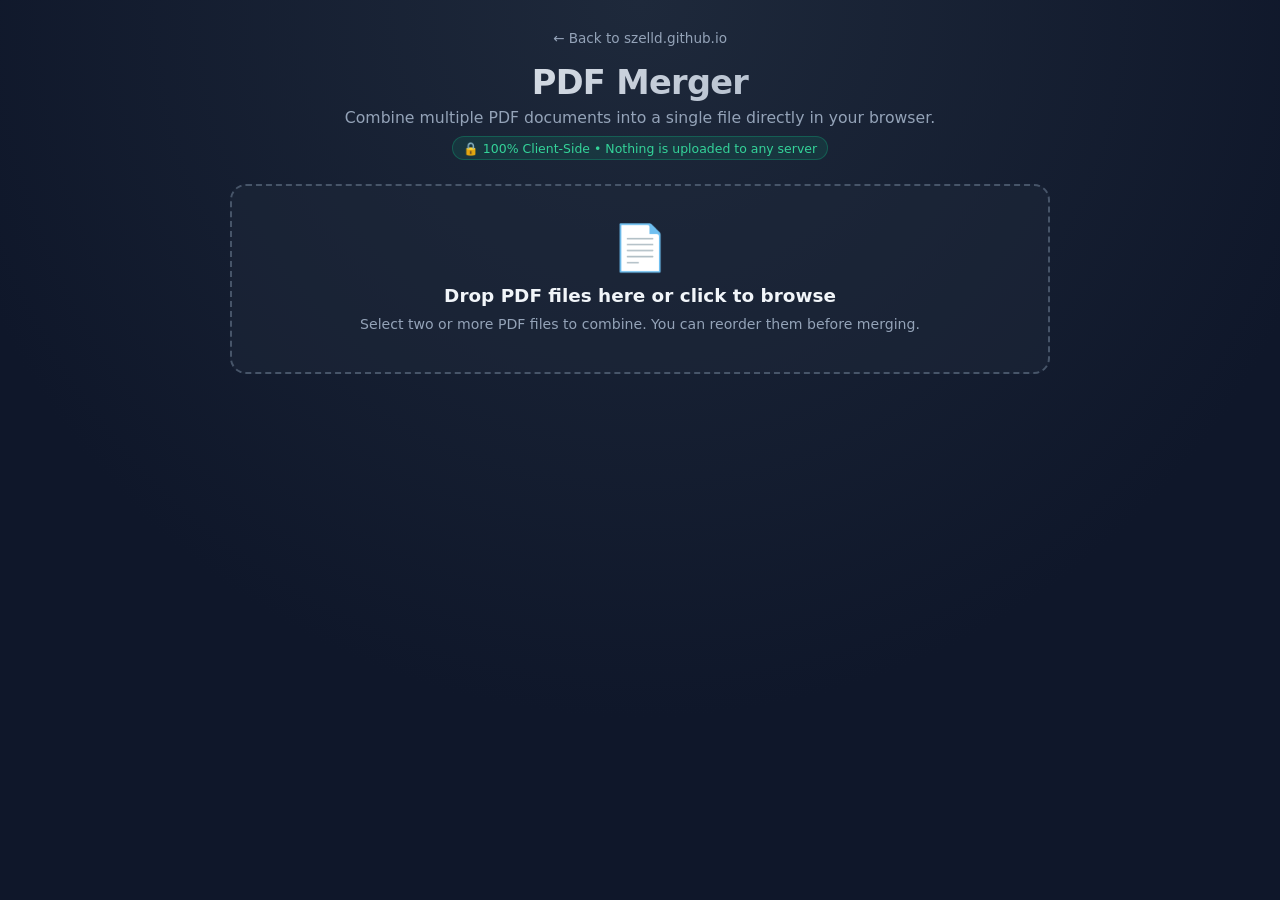
<file: pdfmerger/index.html>
<!DOCTYPE html>
<html lang="en">
<head>
  <meta charset="UTF-8">
  <meta name="viewport" content="width=device-width, initial-scale=1.0">
  <title>PDF Merger | szelld.github.io</title>
  <script src="js/pdf-lib.min.js"></script>
  <style>
    :root {
      --bg: #0f172a;
      --card: #1e293b;
      --card-border: #334155;
      --text: #e2e8f0;
      --muted: #94a3b8;
      --accent: #38bdf8;
      --accent-hover: #7dd3fc;
      --accent-glow: rgba(56, 189, 248, 0.25);
      --success: #10b981;
      --success-bg: rgba(16, 185, 129, 0.15);
      --danger: #ef4444;
      --danger-bg: rgba(239, 68, 68, 0.15);
    }

    * { box-sizing: border-box; margin: 0; padding: 0; }

    body {
      min-height: 100vh;
      font-family: system-ui, -apple-system, BlinkMacSystemFont, "Segoe UI", Roboto, sans-serif;
      background: radial-gradient(circle at top, #1e293b 0%, var(--bg) 65%);
      color: var(--text);
      display: flex;
      flex-direction: column;
      align-items: center;
      padding: 1.5rem 1rem 3.5rem;
    }

    .container {
      width: 100%;
      max-width: 820px;
      display: flex;
      flex-direction: column;
      gap: 1.5rem;
    }

    header {
      text-align: center;
      position: relative;
    }

    .back-link {
      display: inline-flex;
      align-items: center;
      gap: 0.35rem;
      color: var(--muted);
      text-decoration: none;
      font-size: 0.85rem;
      margin-bottom: 0.75rem;
      padding: 0.35rem 0.65rem;
      border-radius: 6px;
      cursor: pointer;
      transition: color 0.15s, background-color 0.15s;
    }
    .back-link:hover {
      color: var(--accent);
      background: rgba(56, 189, 248, 0.1);
    }

    h1 {
      font-size: 2.1rem;
      font-weight: 700;
      letter-spacing: -0.02em;
      margin-bottom: 0.35rem;
      background: linear-gradient(135deg, #f8fafc 0%, #94a3b8 100%);
      -webkit-background-clip: text;
      -webkit-text-fill-color: transparent;
    }

    .subtitle {
      color: var(--muted);
      font-size: 0.98rem;
    }

    .privacy-tag {
      display: inline-flex;
      align-items: center;
      gap: 0.35rem;
      font-size: 0.78rem;
      padding: 0.2rem 0.6rem;
      border-radius: 999px;
      background: rgba(16, 185, 129, 0.12);
      border: 1px solid rgba(16, 185, 129, 0.3);
      color: #34d399;
      margin-top: 0.6rem;
      font-weight: 500;
    }

    /* Dropzone */
    .dropzone {
      border: 2px dashed #475569;
      border-radius: 16px;
      background: rgba(30, 41, 59, 0.5);
      padding: 2.5rem 1.5rem;
      text-align: center;
      cursor: pointer;
      transition: all 0.2s ease;
      display: flex;
      flex-direction: column;
      align-items: center;
      gap: 0.65rem;
      user-select: none;
    }

    .dropzone:hover, .dropzone.dragover {
      border-color: var(--accent);
      background: rgba(56, 189, 248, 0.08);
      box-shadow: 0 0 20px rgba(56, 189, 248, 0.15);
    }

    .dropzone-icon {
      font-size: 2.8rem;
      line-height: 1;
      margin-bottom: 0.25rem;
    }

    .dropzone strong {
      font-size: 1.15rem;
      color: #f1f5f9;
    }

    .dropzone p {
      color: var(--muted);
      font-size: 0.88rem;
    }

    /* Main Card */
    .card {
      background: var(--card);
      border: 1px solid var(--card-border);
      border-radius: 18px;
      padding: 1.75rem;
      box-shadow: 0 20px 35px -10px rgba(0, 0, 0, 0.5);
      display: flex;
      flex-direction: column;
      gap: 1.25rem;
    }

    .list-header {
      display: flex;
      justify-content: space-between;
      align-items: center;
      padding-bottom: 0.75rem;
      border-bottom: 1px solid var(--card-border);
    }

    .list-header h2 {
      font-size: 1.15rem;
      font-weight: 600;
      display: flex;
      align-items: center;
      gap: 0.5rem;
    }

    .list-actions {
      display: flex;
      gap: 0.5rem;
    }

    .action-btn {
      background: #334155;
      color: var(--text);
      border: none;
      padding: 0.35rem 0.75rem;
      border-radius: 6px;
      font-size: 0.82rem;
      font-weight: 600;
      cursor: pointer;
      transition: background 0.15s;
    }
    .action-btn:hover { background: #475569; }
    .action-btn.danger { color: #f87171; }
    .action-btn.danger:hover { background: rgba(239, 68, 68, 0.2); }

    /* PDF File List */
    .file-list {
      display: flex;
      flex-direction: column;
      gap: 0.65rem;
      max-height: 480px;
      overflow-y: auto;
      padding-right: 0.25rem;
    }

    .file-item {
      display: flex;
      align-items: center;
      gap: 0.85rem;
      background: rgba(15, 23, 42, 0.65);
      border: 1px solid var(--card-border);
      border-radius: 12px;
      padding: 0.75rem 1rem;
      transition: background-color 0.15s ease, border-color 0.15s ease;
      position: relative;
      user-select: none;
    }

    .file-item:hover {
      border-color: #475569;
      background: rgba(15, 23, 42, 0.85);
    }

    .file-item.dragging {
      opacity: 0.35;
      background: rgba(30, 41, 59, 0.5);
      border: 1px dashed var(--accent);
    }

    .file-item.drag-over-top {
      border-top: 2px solid var(--accent);
      box-shadow: 0 -4px 12px rgba(56, 189, 248, 0.25);
    }

    .file-item.drag-over-bottom {
      border-bottom: 2px solid var(--accent);
      box-shadow: 0 4px 12px rgba(56, 189, 248, 0.25);
    }

    .drag-handle {
      cursor: grab;
      color: #64748b;
      display: flex;
      align-items: center;
      justify-content: center;
      padding: 0.25rem 0.15rem;
      border-radius: 4px;
      transition: color 0.15s, background-color 0.15s;
    }

    .file-item:hover .drag-handle {
      color: var(--accent);
    }

    .drag-handle:active {
      cursor: grabbing;
    }

    .file-index {
      font-weight: 700;
      font-size: 0.85rem;
      color: var(--accent);
      min-width: 22px;
      text-align: center;
    }

    .pdf-badge {
      background: rgba(239, 68, 68, 0.2);
      border: 1px solid rgba(239, 68, 68, 0.4);
      color: #fca5a5;
      font-size: 0.7rem;
      font-weight: 700;
      padding: 0.2rem 0.45rem;
      border-radius: 4px;
      text-transform: uppercase;
    }

    .file-info {
      flex: 1;
      min-width: 0;
    }

    .file-name {
      font-weight: 600;
      font-size: 0.95rem;
      white-space: nowrap;
      overflow: hidden;
      text-overflow: ellipsis;
      color: #f1f5f9;
    }

    .file-meta {
      font-size: 0.8rem;
      color: var(--muted);
      display: flex;
      gap: 0.75rem;
      margin-top: 0.2rem;
    }

    .item-controls {
      display: flex;
      align-items: center;
      gap: 0.35rem;
    }

    .btn-icon {
      background: transparent;
      border: 1px solid #334155;
      color: var(--muted);
      width: 32px;
      height: 32px;
      border-radius: 6px;
      display: flex;
      align-items: center;
      justify-content: center;
      cursor: pointer;
      font-size: 0.85rem;
      transition: all 0.15s;
    }

    .btn-icon:hover:not(:disabled) {
      color: var(--text);
      border-color: var(--accent);
      background: rgba(56, 189, 248, 0.1);
    }

    .btn-icon:disabled {
      opacity: 0.3;
      cursor: not-allowed;
    }

    .btn-icon.btn-delete:hover {
      color: #f87171;
      border-color: #ef4444;
      background: rgba(239, 68, 68, 0.15);
    }

    /* Merge Controls */
    .merge-section {
      display: flex;
      flex-direction: column;
      gap: 1rem;
      padding-top: 1rem;
      border-top: 1px solid var(--card-border);
    }

    .options-row {
      display: flex;
      flex-wrap: wrap;
      align-items: center;
      justify-content: space-between;
      gap: 1rem;
    }

    .output-name-group {
      display: flex;
      align-items: center;
      gap: 0.5rem;
      font-size: 0.9rem;
      color: var(--muted);
    }

    .text-input {
      background: #0f172a;
      border: 1px solid var(--card-border);
      border-radius: 8px;
      padding: 0.45rem 0.75rem;
      color: var(--text);
      font-size: 0.9rem;
      font-family: inherit;
      outline: none;
      transition: border-color 0.15s;
    }
    .text-input:focus { border-color: var(--accent); }

    .merge-btn {
      width: 100%;
      padding: 1rem 1.5rem;
      border-radius: 12px;
      background: var(--accent);
      color: #0f172a;
      border: none;
      font-size: 1.1rem;
      font-weight: 700;
      cursor: pointer;
      display: flex;
      align-items: center;
      justify-content: center;
      gap: 0.6rem;
      transition: all 0.15s ease;
      user-select: none;
    }

    .merge-btn:hover:not(:disabled) {
      background: var(--accent-hover);
      box-shadow: 0 0 20px var(--accent-glow);
      transform: translateY(-1px);
    }

    .merge-btn:disabled {
      opacity: 0.4;
      cursor: not-allowed;
      transform: none;
      box-shadow: none;
    }

    /* Progress & Status */
    .progress-box {
      display: none;
      flex-direction: column;
      gap: 0.5rem;
      background: rgba(15, 23, 42, 0.6);
      border: 1px solid var(--card-border);
      border-radius: 12px;
      padding: 1rem;
      animation: fadeIn 0.2s ease;
    }

    .progress-bar-wrap {
      width: 100%;
      height: 8px;
      background: #334155;
      border-radius: 999px;
      overflow: hidden;
    }

    .progress-fill {
      height: 100%;
      width: 0%;
      background: var(--accent);
      border-radius: 999px;
      transition: width 0.15s ease;
    }

    .progress-text {
      font-size: 0.85rem;
      color: var(--muted);
      display: flex;
      justify-content: space-between;
    }

    /* Result Box */
    .result-box {
      display: none;
      background: var(--success-bg);
      border: 1px solid var(--success);
      border-radius: 14px;
      padding: 1.5rem;
      text-align: center;
      flex-direction: column;
      align-items: center;
      gap: 0.85rem;
      animation: fadeIn 0.3s ease;
    }

    .result-box strong {
      font-size: 1.25rem;
      color: #34d399;
    }

    .result-box p {
      font-size: 0.9rem;
      color: #e2e8f0;
    }

    .download-btn {
      padding: 0.85rem 1.75rem;
      background: #10b981;
      color: white;
      text-decoration: none;
      border-radius: 10px;
      font-weight: 700;
      font-size: 1rem;
      display: inline-flex;
      align-items: center;
      gap: 0.5rem;
      border: none;
      cursor: pointer;
      transition: background 0.15s, box-shadow 0.15s;
    }

    .download-btn:hover {
      background: #059669;
      box-shadow: 0 0 15px rgba(16, 185, 129, 0.4);
    }

    @keyframes fadeIn {
      from { opacity: 0; transform: translateY(6px); }
      to { opacity: 1; transform: translateY(0); }
    }
  </style>
</head>
<body>
  <div class="container">
    <header>
      <a href="../index.html" class="back-link">← Back to szelld.github.io</a>
      <h1>PDF Merger</h1>
      <p class="subtitle">Combine multiple PDF documents into a single file directly in your browser.</p>
      <div>
        <span class="privacy-tag">🔒 100% Client-Side • Nothing is uploaded to any server</span>
      </div>
    </header>

    <!-- Upload Dropzone -->
    <div class="dropzone" id="dropzone" tabindex="0" role="button" aria-label="Drop PDF files here or click to choose">
      <input type="file" id="fileInput" accept=".pdf,application/pdf" multiple hidden>
      <div class="dropzone-icon">📄</div>
      <strong>Drop PDF files here or click to browse</strong>
      <p>Select two or more PDF files to combine. You can reorder them before merging.</p>
    </div>

    <!-- Active PDF File List Card -->
    <main class="card" id="listCard" style="display: none;">
      <div class="list-header">
        <h2>
          <span>Documents to Merge</span>
          <span id="fileCountBadge" style="font-size: 0.85rem; color: var(--accent); font-weight: normal;">(0 files)</span>
        </h2>
        <div class="list-actions">
          <button class="action-btn" id="addMoreBtn" type="button">+ Add more</button>
          <button class="action-btn danger" id="clearAllBtn" type="button">Clear all</button>
        </div>
      </div>

      <div class="file-list" id="fileList">
        <!-- Rendered dynamically -->
      </div>

      <div class="merge-section">
        <div class="options-row">
          <div class="output-name-group">
            <label for="outputFileName">Output filename:</label>
            <input type="text" id="outputFileName" class="text-input" value="merged.pdf" spellcheck="false">
          </div>
          <div id="totalSummary" style="font-size: 0.88rem; color: var(--muted); font-variant-numeric: tabular-nums;">
            Total: 0 pages
          </div>
        </div>

        <button class="merge-btn" id="mergeBtn" type="button">
          <span>Combine & Merge PDFs</span>
        </button>

        <!-- Progress Indicator -->
        <div class="progress-box" id="progressBox">
          <div class="progress-bar-wrap">
            <div class="progress-fill" id="progressFill"></div>
          </div>
          <div class="progress-text">
            <span id="progressStatus">Merging documents...</span>
            <span id="progressPercent">0%</span>
          </div>
        </div>

        <!-- Success Banner & Download -->
        <div class="result-box" id="resultBox">
          <strong>✅ Merge Completed Successfully!</strong>
          <p id="resultDetails">Your unified PDF is ready.</p>
          <div style="display: flex; gap: 0.75rem; flex-wrap: wrap; justify-content: center;">
            <button class="download-btn" id="downloadBtn" type="button">
              📥 Download Merged PDF
            </button>
            <button class="action-btn" id="resetBtn" type="button" style="padding: 0.85rem 1.25rem; font-size: 0.95rem;">
              Merge Another Batch
            </button>
          </div>
        </div>
      </div>
    </main>
  </div>

  <script>
    // State
    const filesState = []; // Array of { id, file, name, sizeFormatted, pageCount, arrayBuffer }
    let mergedPdfBlob = null;
    let mergedFileName = 'merged.pdf';

    // DOM Elements
    const dropzone = document.getElementById('dropzone');
    const fileInput = document.getElementById('fileInput');
    const listCard = document.getElementById('listCard');
    const fileList = document.getElementById('fileList');
    const fileCountBadge = document.getElementById('fileCountBadge');
    const totalSummary = document.getElementById('totalSummary');
    const addMoreBtn = document.getElementById('addMoreBtn');
    const clearAllBtn = document.getElementById('clearAllBtn');
    const outputFileName = document.getElementById('outputFileName');
    const mergeBtn = document.getElementById('mergeBtn');
    const progressBox = document.getElementById('progressBox');
    const progressFill = document.getElementById('progressFill');
    const progressStatus = document.getElementById('progressStatus');
    const progressPercent = document.getElementById('progressPercent');
    const resultBox = document.getElementById('resultBox');
    const resultDetails = document.getElementById('resultDetails');
    const downloadBtn = document.getElementById('downloadBtn');
    const resetBtn = document.getElementById('resetBtn');

    // Format bytes
    function formatBytes(bytes) {
      if (bytes === 0) return '0 B';
      const k = 1024;
      const sizes = ['B', 'KB', 'MB', 'GB'];
      const i = Math.floor(Math.log(bytes) / Math.log(k));
      return parseFloat((bytes / Math.pow(k, i)).toFixed(1)) + ' ' + sizes[i];
    }

    // Dropzone events
    dropzone.addEventListener('click', () => fileInput.click());
    addMoreBtn.addEventListener('click', () => fileInput.click());

    ['dragenter', 'dragover'].forEach(eventName => {
      dropzone.addEventListener(eventName, (e) => {
        e.preventDefault();
        e.stopPropagation();
        dropzone.classList.add('dragover');
      });
    });

    ['dragleave', 'drop'].forEach(eventName => {
      dropzone.addEventListener(eventName, (e) => {
        e.preventDefault();
        e.stopPropagation();
        dropzone.classList.remove('dragover');
      });
    });

    dropzone.addEventListener('drop', (e) => {
      if (e.dataTransfer && e.dataTransfer.files) {
        handleFiles(Array.from(e.dataTransfer.files));
      }
    });

    fileInput.addEventListener('change', () => {
      if (fileInput.files) {
        handleFiles(Array.from(fileInput.files));
        fileInput.value = ''; // Reset input to allow selecting same file again
      }
    });

    // Process selected PDF files
    async function handleFiles(newFiles) {
      const pdfFiles = newFiles.filter(f => f.name.toLowerCase().endsWith('.pdf') || f.type === 'application/pdf');
      if (pdfFiles.length === 0) {
        alert('Please select valid PDF files.');
        return;
      }

      listCard.style.display = 'flex';
      resultBox.style.display = 'none';

      for (const file of pdfFiles) {
        const id = 'pdf_' + Math.random().toString(36).substr(2, 9);
        const itemObj = {
          id,
          file,
          name: file.name,
          sizeFormatted: formatBytes(file.size),
          pageCount: 'Loading...',
          arrayBuffer: null
        };
        filesState.push(itemObj);
        renderFileList();

        // Read file & get page count in background
        try {
          const buffer = await file.arrayBuffer();
          itemObj.arrayBuffer = buffer;
          if (window.PDFLib) {
            const pdfDoc = await PDFLib.PDFDocument.load(buffer, { ignoreEncryption: true });
            itemObj.pageCount = pdfDoc.getPageCount();
          } else {
            itemObj.pageCount = 'Ready';
          }
        } catch (err) {
          console.warn('Could not inspect PDF pages for:', file.name, err);
          itemObj.pageCount = 'Unknown';
        }
        renderFileList();
      }
    }

    let draggedIndex = null;

    // Render list
    function renderFileList() {
      fileList.innerHTML = '';
      let totalPages = 0;
      let hasUnknownPages = false;

      filesState.forEach((item, index) => {
        if (typeof item.pageCount === 'number') {
          totalPages += item.pageCount;
        } else {
          hasUnknownPages = true;
        }

        const el = document.createElement('div');
        el.className = 'file-item';
        el.draggable = true;
        el.dataset.index = index;

        el.innerHTML = `
          <div class="drag-handle" title="Drag to reorder">
            <svg width="14" height="14" viewBox="0 0 16 16" fill="currentColor">
              <circle cx="4" cy="3" r="1.5"/>
              <circle cx="12" cy="3" r="1.5"/>
              <circle cx="4" cy="8" r="1.5"/>
              <circle cx="12" cy="8" r="1.5"/>
              <circle cx="4" cy="13" r="1.5"/>
              <circle cx="12" cy="13" r="1.5"/>
            </svg>
          </div>
          <div class="file-index">${index + 1}</div>
          <span class="pdf-badge">PDF</span>
          <div class="file-info">
            <div class="file-name" title="${item.name}">${item.name}</div>
            <div class="file-meta">
              <span>${item.sizeFormatted}</span>
              <span>•</span>
              <span>${typeof item.pageCount === 'number' ? item.pageCount + ' pages' : item.pageCount}</span>
            </div>
          </div>
          <div class="item-controls">
            <button class="btn-icon" title="Move Up" ${index === 0 ? 'disabled' : ''} onclick="moveItem(${index}, -1)">▲</button>
            <button class="btn-icon" title="Move Down" ${index === filesState.length - 1 ? 'disabled' : ''} onclick="moveItem(${index}, 1)">▼</button>
            <button class="btn-icon btn-delete" title="Remove" onclick="removeItem(${index})">✕</button>
          </div>
        `;

        // HTML5 Drag-and-drop to reorder with visual line indicators
        el.addEventListener('dragstart', (e) => {
          draggedIndex = index;
          el.classList.add('dragging');
          e.dataTransfer.effectAllowed = 'move';
          e.dataTransfer.setData('text/plain', String(index));
        });

        el.addEventListener('dragend', () => {
          el.classList.remove('dragging');
          document.querySelectorAll('.file-item').forEach(itemEl => {
            itemEl.classList.remove('drag-over-top', 'drag-over-bottom');
          });
          draggedIndex = null;
        });

        el.addEventListener('dragover', (e) => {
          e.preventDefault();
          e.dataTransfer.dropEffect = 'move';
          if (draggedIndex === null || draggedIndex === index) return;

          const rect = el.getBoundingClientRect();
          const relY = e.clientY - rect.top;
          if (relY < rect.height / 2) {
            el.classList.add('drag-over-top');
            el.classList.remove('drag-over-bottom');
          } else {
            el.classList.add('drag-over-bottom');
            el.classList.remove('drag-over-top');
          }
        });

        el.addEventListener('dragleave', (e) => {
          if (!el.contains(e.relatedTarget)) {
            el.classList.remove('drag-over-top', 'drag-over-bottom');
          }
        });

        el.addEventListener('drop', (e) => {
          e.preventDefault();
          e.stopPropagation();
          el.classList.remove('drag-over-top', 'drag-over-bottom');

          const fromIdx = (draggedIndex !== null) ? draggedIndex : parseInt(e.dataTransfer.getData('text/plain'), 10);
          if (isNaN(fromIdx) || fromIdx === index) return;

          const rect = el.getBoundingClientRect();
          const insertBefore = (e.clientY - rect.top) < (rect.height / 2);

          const [moved] = filesState.splice(fromIdx, 1);
          const currentTargetIdx = filesState.indexOf(item);
          const insertAt = insertBefore ? currentTargetIdx : currentTargetIdx + 1;
          filesState.splice(insertAt, 0, moved);
          draggedIndex = null;
          renderFileList();
        });

        fileList.appendChild(el);
      });

      fileCountBadge.textContent = `(${filesState.length} ${filesState.length === 1 ? 'file' : 'files'})`;
      totalSummary.textContent = `Total: ${totalPages} pages ${hasUnknownPages ? '(calculating...)' : ''}`;
      mergeBtn.disabled = filesState.length < 2;
    }

    // Move file up / down
    window.moveItem = function(index, delta) {
      const target = index + delta;
      if (target >= 0 && target < filesState.length) {
        const item = filesState.splice(index, 1)[0];
        filesState.splice(target, 0, item);
        renderFileList();
      }
    };

    // Remove file
    window.removeItem = function(index) {
      filesState.splice(index, 1);
      if (filesState.length === 0) {
        listCard.style.display = 'none';
      } else {
        renderFileList();
      }
    };

    // Clear all
    clearAllBtn.addEventListener('click', () => {
      filesState.length = 0;
      listCard.style.display = 'none';
      resultBox.style.display = 'none';
      progressBox.style.display = 'none';
    });

    // Merge logic
    mergeBtn.addEventListener('click', async () => {
      if (filesState.length < 2) {
        alert('Please add at least 2 PDF files to merge.');
        return;
      }

      if (!window.PDFLib) {
        alert('PDF library is loading. Please check your internet connection or wait a moment.');
        return;
      }

      mergeBtn.disabled = true;
      progressBox.style.display = 'flex';
      resultBox.style.display = 'none';
      progressFill.style.width = '5%';
      progressPercent.textContent = '5%';
      progressStatus.textContent = 'Initializing unified document...';

      try {
        const mergedPdf = await PDFLib.PDFDocument.create();

        for (let i = 0; i < filesState.length; i++) {
          const item = filesState[i];
          const pct = Math.round(((i + 1) / filesState.length) * 85);
          progressFill.style.width = `${pct}%`;
          progressPercent.textContent = `${pct}%`;
          progressStatus.textContent = `Merging file ${i + 1} of ${filesState.length} (${item.name})...`;

          let buffer = item.arrayBuffer;
          if (!buffer) {
            buffer = await item.file.arrayBuffer();
            item.arrayBuffer = buffer;
          }

          const srcDoc = await PDFLib.PDFDocument.load(buffer, { ignoreEncryption: true });
          const copiedPages = await mergedPdf.copyPages(srcDoc, srcDoc.getPageIndices());
          copiedPages.forEach((page) => mergedPdf.addPage(page));
        }

        progressFill.style.width = '95%';
        progressPercent.textContent = '95%';
        progressStatus.textContent = 'Saving merged PDF...';

        const pdfBytes = await mergedPdf.save();
        mergedPdfBlob = new Blob([pdfBytes], { type: 'application/pdf' });

        progressFill.style.width = '100%';
        progressPercent.textContent = '100%';
        progressStatus.textContent = 'Done!';

        setTimeout(() => {
          progressBox.style.display = 'none';
          mergeBtn.disabled = false;
          showResult(mergedPdf.getPageCount(), pdfBytes.length);
        }, 400);

      } catch (err) {
        console.error('Error merging PDFs:', err);
        alert('Failed to merge PDFs: ' + (err.message || 'Unknown error occurred.'));
        progressBox.style.display = 'none';
        mergeBtn.disabled = false;
      }
    });

    function showResult(pageCount, byteSize) {
      resultBox.style.display = 'flex';
      let name = outputFileName.value.trim();
      if (!name.toLowerCase().endsWith('.pdf')) {
        name += '.pdf';
      }
      mergedFileName = name;
      resultDetails.textContent = `Successfully merged ${filesState.length} documents into ${pageCount} pages (${formatBytes(byteSize)}).`;
    }

    // Trigger download
    downloadBtn.addEventListener('click', () => {
      if (!mergedPdfBlob) return;
      const url = URL.createObjectURL(mergedPdfBlob);
      const a = document.createElement('a');
      a.href = url;
      a.download = mergedFileName || 'merged.pdf';
      document.body.appendChild(a);
      a.click();
      document.body.removeChild(a);
      setTimeout(() => URL.revokeObjectURL(url), 2000);
    });

    // Reset for another batch
    resetBtn.addEventListener('click', () => {
      resultBox.style.display = 'none';
      filesState.length = 0;
      listCard.style.display = 'none';
    });
  </script>
</body>
</html>
</file>
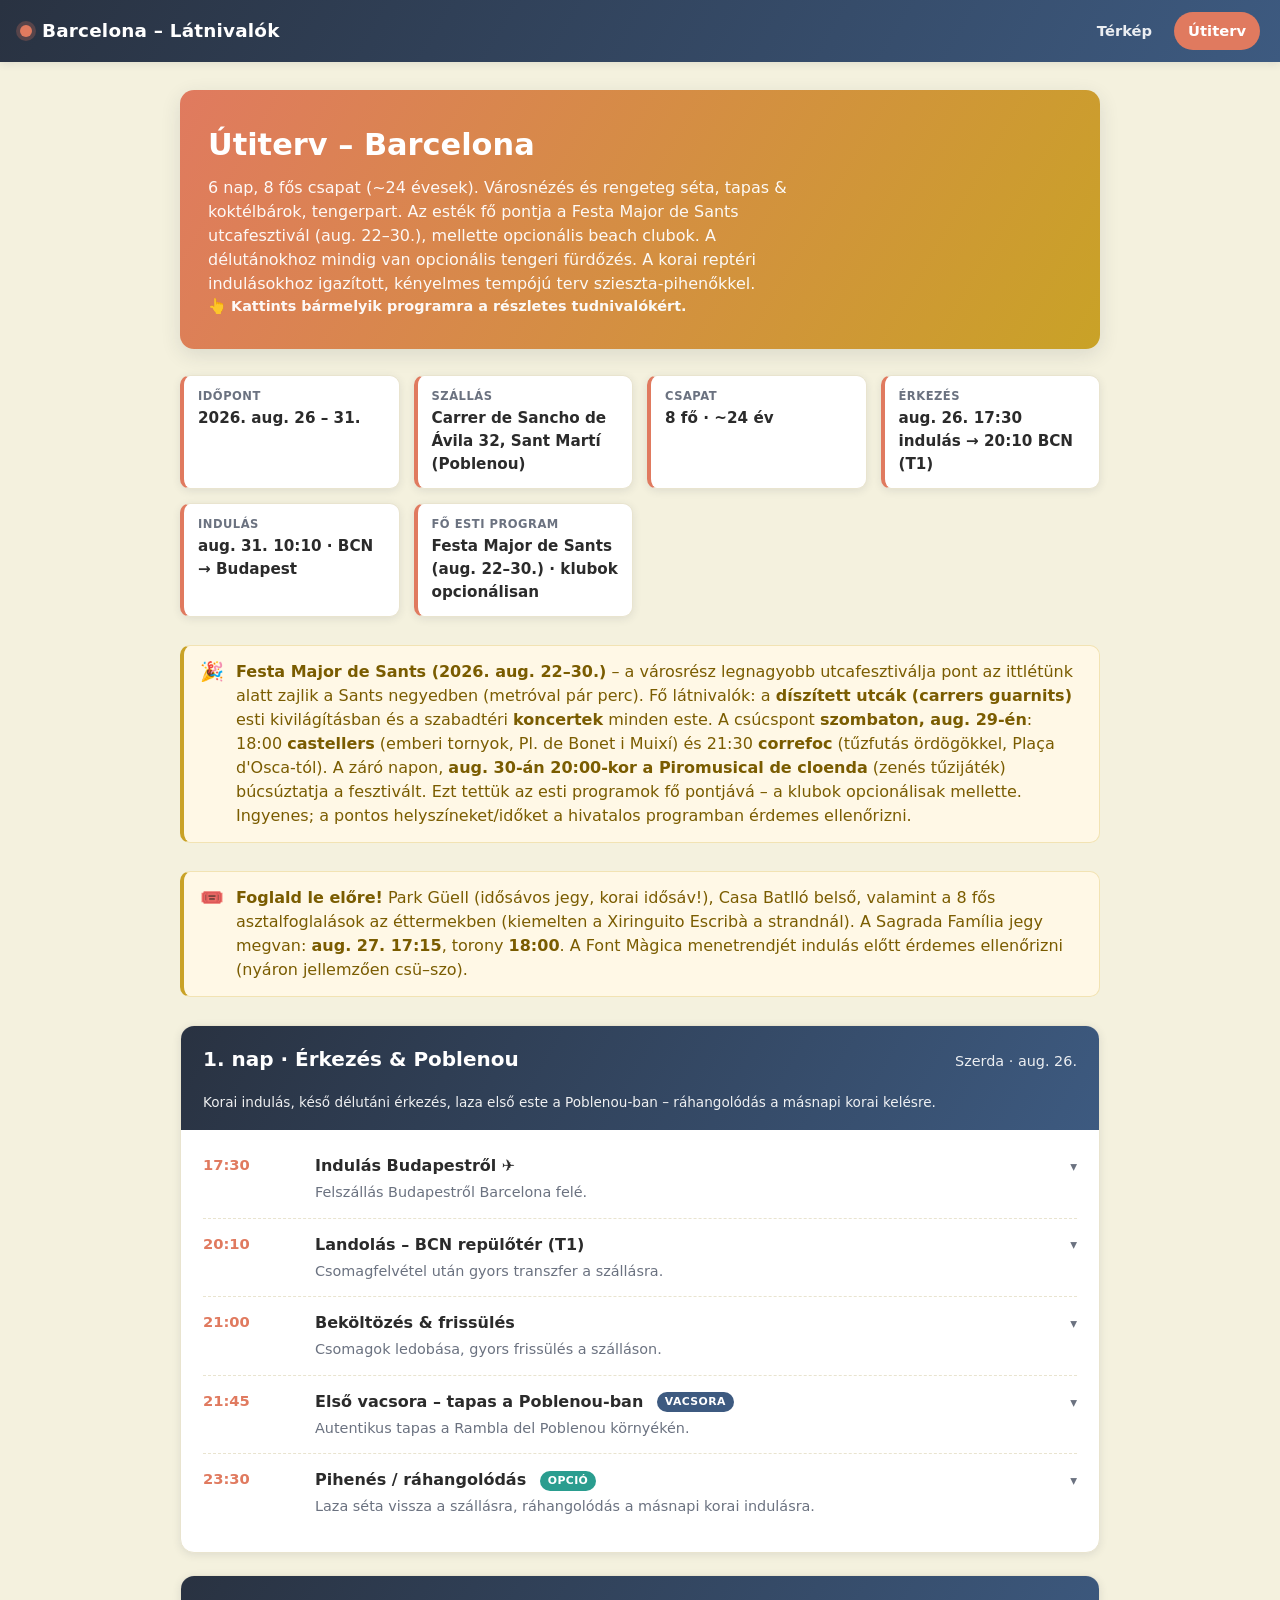
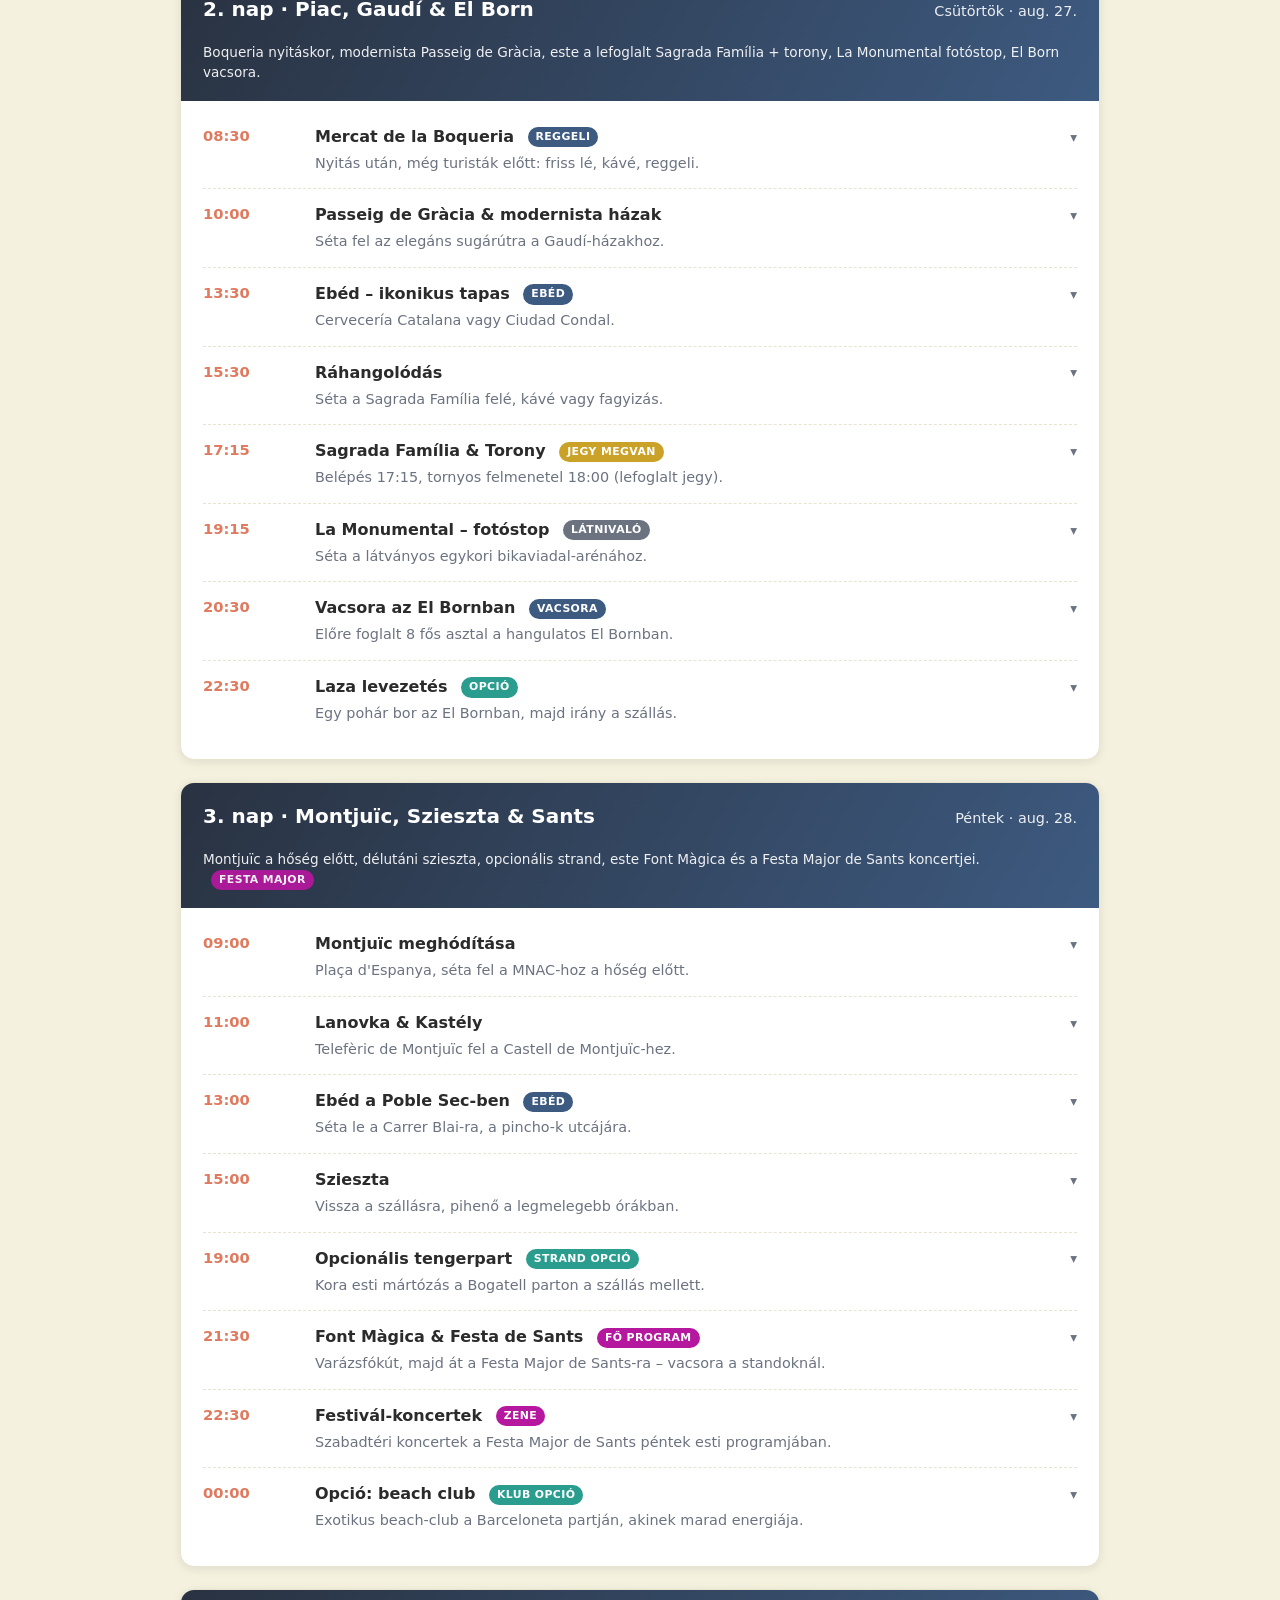
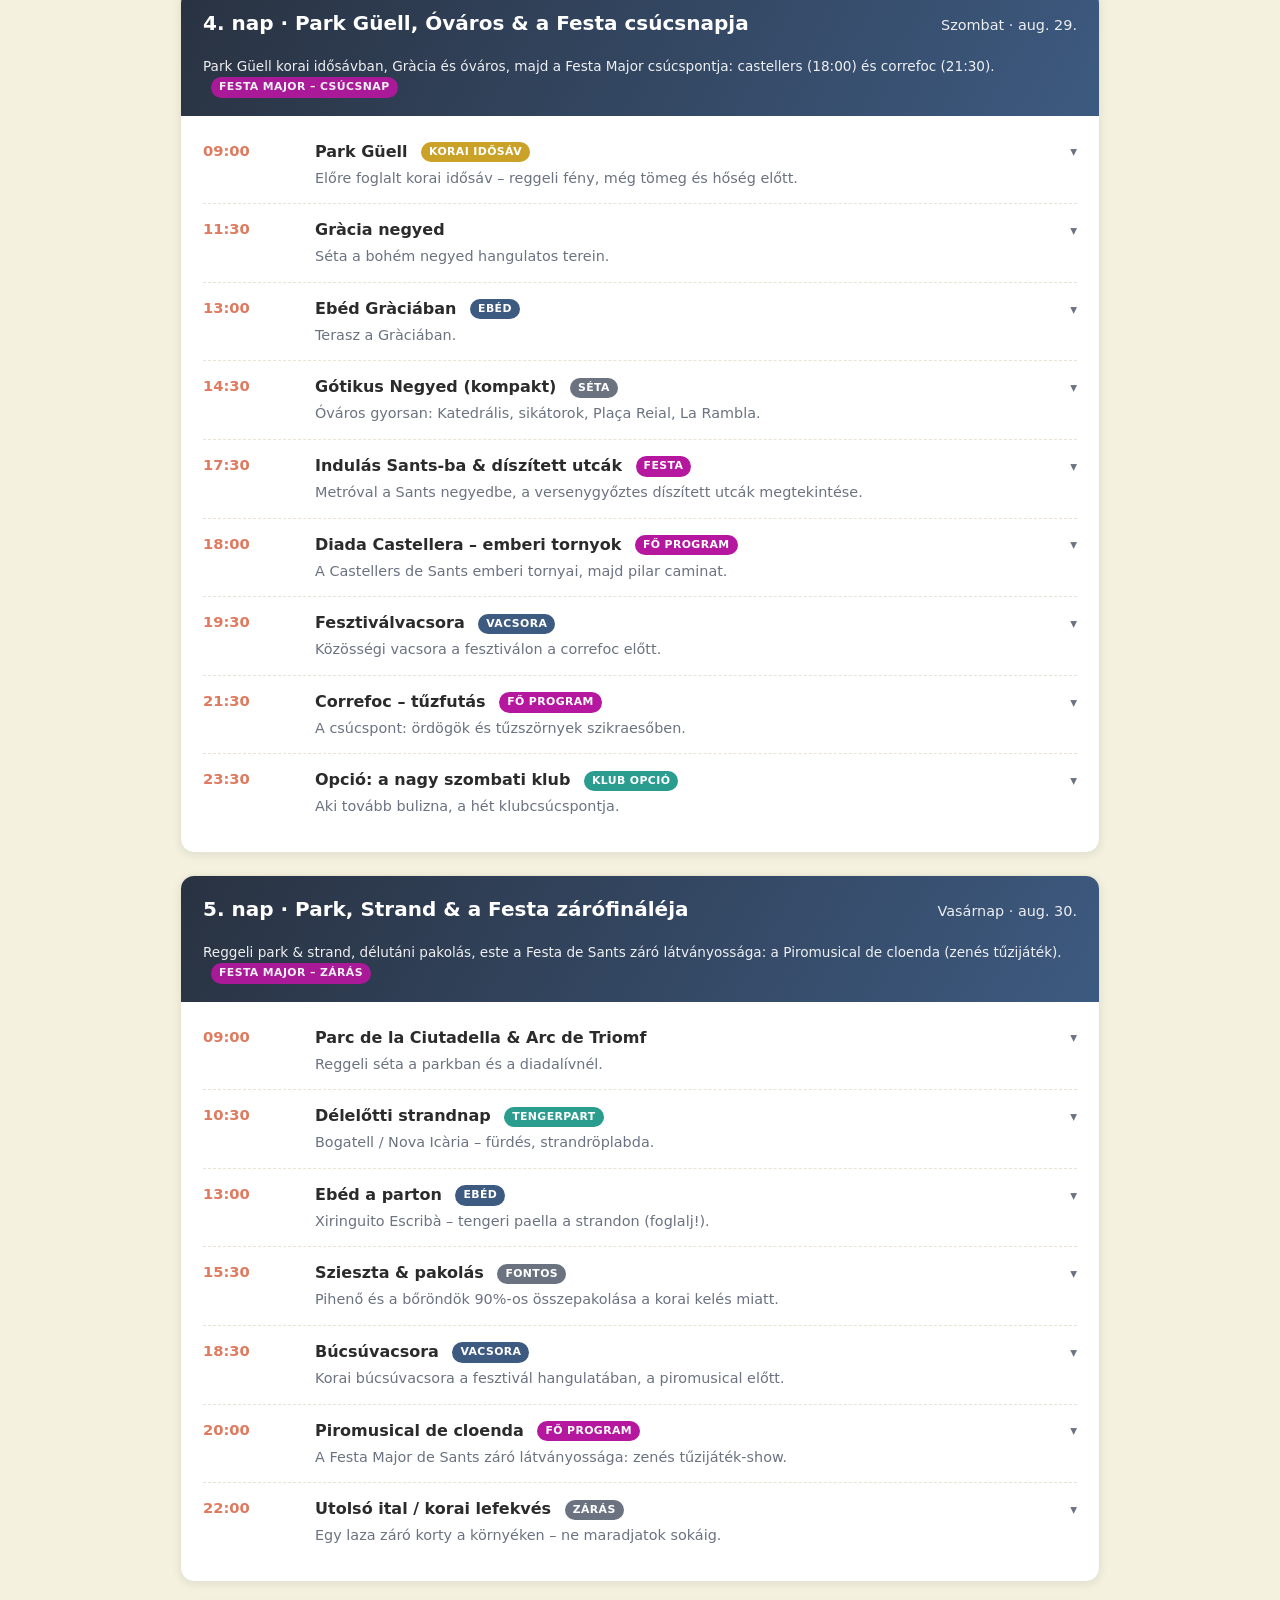
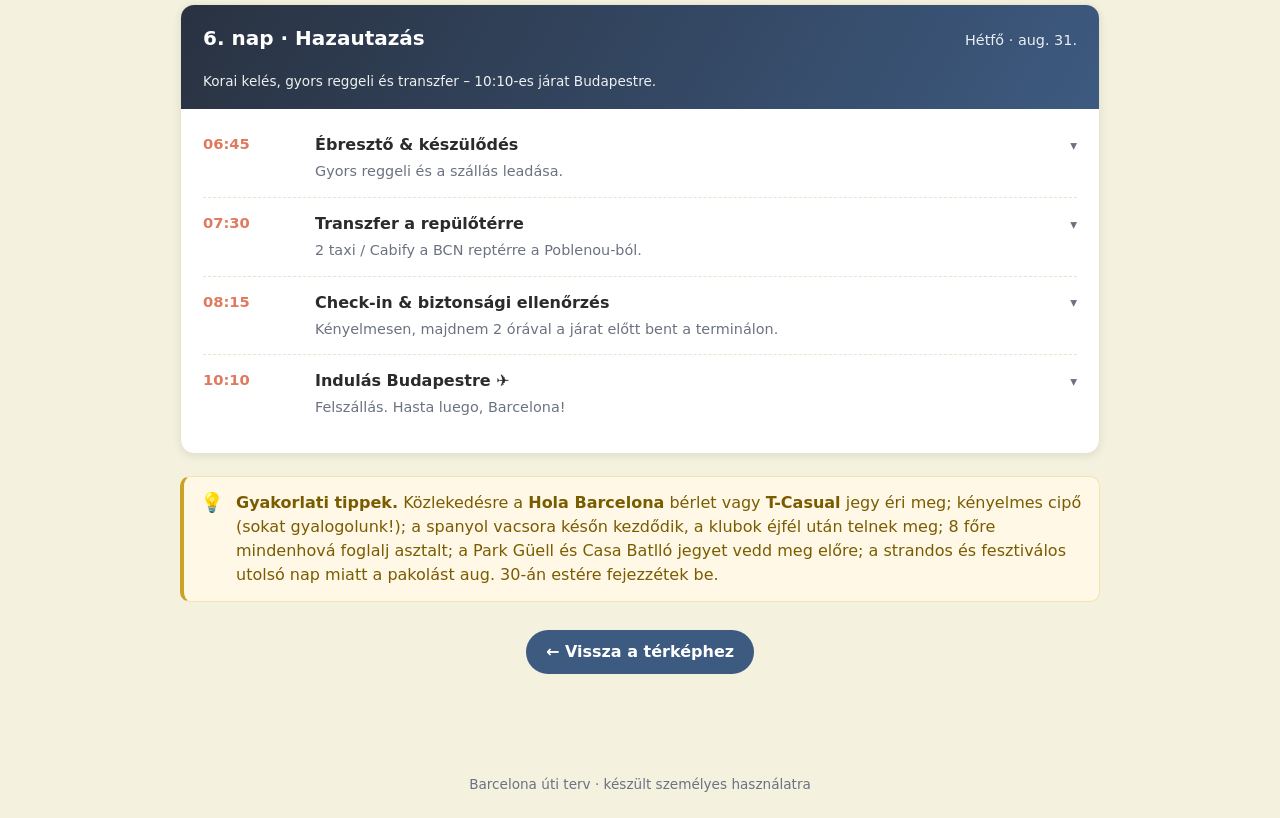
<file: itinerary.html>
<!DOCTYPE html>
<html lang="hu">
  <head>
    <meta charset="UTF-8" />
    <meta name="viewport" content="width=device-width, initial-scale=1.0" />
    <title>Barcelona – Útiterv</title>
    <meta
      name="description"
      content="Napi bontású útiterv a barcelonai úthoz."
    />
    <link rel="stylesheet" href="assets/css/style.css" />
  </head>
  <body>
    <header class="site-header">
      <a class="brand" href="index.html">
        <span class="dot"></span>
        <span class="brand-text">Barcelona – Látnivalók</span>
      </a>
      <nav class="nav-links">
        <a href="index.html">Térkép</a>
        <a href="itinerary.html" class="active">Útiterv</a>
      </nav>
    </header>

    <main class="page-wrap">
      <section class="page-hero">
        <h1>Útiterv – Barcelona</h1>
        <p>
          6 nap, 8 fős csapat (~24 évesek). Városnézés és rengeteg séta, tapas
          &amp; koktélbárok, tengerpart. Az esték fő pontja a Festa Major de
          Sants utcafesztivál (aug. 22–30.), mellette opcionális beach clubok. A
          délutánokhoz mindig van opcionális tengeri fürdőzés. A korai reptéri
          indulásokhoz igazított, kényelmes tempójú terv szieszta-pihenőkkel.
        </p>
        <p class="hero-hint">
          <span aria-hidden="true">👆</span> Kattints bármelyik programra a
          részletes tudnivalókért.
        </p>
      </section>

      <div class="trip-overview">
        <div class="fact">
          <div class="fact-label">Időpont</div>
          <div class="fact-value">2026. aug. 26 – 31.</div>
        </div>
        <div class="fact">
          <div class="fact-label">Szállás</div>
          <div class="fact-value">Carrer de Sancho de Ávila 32, Sant Martí (Poblenou)</div>
        </div>
        <div class="fact">
          <div class="fact-label">Csapat</div>
          <div class="fact-value">8 fő · ~24 év</div>
        </div>
        <div class="fact">
          <div class="fact-label">Érkezés</div>
          <div class="fact-value">aug. 26. 17:30 indulás → 20:10 BCN (T1)</div>
        </div>
        <div class="fact">
          <div class="fact-label">Indulás</div>
          <div class="fact-value">aug. 31. 10:10 · BCN → Budapest</div>
        </div>
        <div class="fact">
          <div class="fact-label">Fő esti program</div>
          <div class="fact-value">Festa Major de Sants (aug. 22–30.) · klubok opcionálisan</div>
        </div>
      </div>

      <div class="notice">
        <span class="icon" aria-hidden="true">🎉</span>
        <div>
          <strong>Festa Major de Sants (2026. aug. 22–30.)</strong> – a városrész
          legnagyobb utcafesztiválja pont az ittlétünk alatt zajlik a Sants
          negyedben (metróval pár perc). Fő látnivalók: a
          <strong>díszített utcák (carrers guarnits)</strong> esti kivilágításban
          és a szabadtéri <strong>koncertek</strong> minden este. A csúcspont
          <strong>szombaton, aug. 29-én</strong>: 18:00 <strong>castellers</strong>
          (emberi tornyok, Pl. de Bonet i Muixí) és 21:30 <strong>correfoc</strong>
          (tűzfutás ördögökkel, Plaça d'Osca-tól). A záró napon,
          <strong>aug. 30-án 20:00-kor a Piromusical de cloenda</strong>
          (zenés tűzijáték) búcsúztatja a fesztivált. Ezt tettük az esti
          programok fő pontjává – a klubok opcionálisak mellette. Ingyenes; a
          pontos helyszíneket/időket a hivatalos programban érdemes ellenőrizni.
        </div>
      </div>

      <div class="notice">
        <span class="icon" aria-hidden="true">🎟️</span>
        <div>
          <strong>Foglald le előre!</strong> Park Güell (idősávos jegy, korai
          idősáv!), Casa Batlló belső, valamint a 8 fős asztalfoglalások az
          éttermekben (kiemelten a Xiringuito Escribà a strandnál). A Sagrada
          Família jegy megvan: <strong>aug. 27. 17:15</strong>, torony
          <strong>18:00</strong>. A Font Màgica menetrendjét indulás előtt
          érdemes ellenőrizni (nyáron jellemzően csü–szo).
        </div>
      </div>

      <!-- ================= 1. NAP ================= -->
      <article class="day-card">
        <div class="day-head">
          <h2>1. nap · Érkezés &amp; Poblenou</h2>
          <span class="day-date">Szerda · aug. 26.</span>
          <p class="day-tagline">
            Korai indulás, késő délutáni érkezés, laza első este a Poblenou-ban –
            ráhangolódás a másnapi korai kelésre.
          </p>
        </div>
        <div class="day-body">
          <div class="time-slot">
            <div class="time">17:30</div>
            <div class="activity">
              <h3 class="slot-toggle" role="button" tabindex="0" aria-expanded="false">
                <span class="slot-title">Indulás Budapestről ✈️</span>
                <span class="chevron" aria-hidden="true">▾</span>
              </h3>
              <p>Felszállás Budapestről Barcelona felé.</p>
              <div class="slot-details">
                <div class="slot-details-inner">
                  <p>A repülés kb. 2 óra 40 perc, így késő délután indultok.</p>
                  <ul class="facts-mini">
                    <li><strong>Hol:</strong> Budapest Liszt Ferenc repülőtér (BUD)</li>
                    <li><strong>Check-in:</strong> érkezz kb. 2 órával korábban</li>
                    <li><strong>Tipp:</strong> előre ellenőrizd a kézipoggyász méret/súly limitet 8 főre</li>
                  </ul>
                </div>
              </div>
            </div>
          </div>
          <div class="time-slot">
            <div class="time">20:10</div>
            <div class="activity">
              <h3 class="slot-toggle" role="button" tabindex="0" aria-expanded="false">
                <span class="slot-title">Landolás – BCN repülőtér (T1)</span>
                <span class="chevron" aria-hidden="true">▾</span>
              </h3>
              <p>Csomagfelvétel után gyors transzfer a szállásra.</p>
              <div class="slot-details">
                <div class="slot-details-inner">
                  <p>
                    A BCN–El Prat T1 termináljából 8 főre + poggyásszal a
                    leggyorsabb és éjjel a legkényelmesebb a taxi/Cabify.
                  </p>
                  <ul class="facts-mini">
                    <li><strong>Taxi/Cabify:</strong> 2 autó, ~30–35 €/autó, 25–30 perc</li>
                    <li><strong>Alternatíva:</strong> Aerobús A1 → Pl. Catalunya (~6 €), majd metró</li>
                    <li><strong>Tipp:</strong> a hivatalos fehér-sárga taxik a T1 kijáratánál sorakoznak</li>
                  </ul>
                </div>
              </div>
            </div>
          </div>
          <div class="time-slot">
            <div class="time">21:00</div>
            <div class="activity">
              <h3 class="slot-toggle" role="button" tabindex="0" aria-expanded="false">
                <span class="slot-title">Beköltözés &amp; frissülés</span>
                <span class="chevron" aria-hidden="true">▾</span>
              </h3>
              <p>Csomagok ledobása, gyors frissülés a szálláson.</p>
              <div class="slot-details">
                <div class="slot-details-inner">
                  <ul class="facts-mini">
                    <li><strong>Cím:</strong> Carrer de Sancho de Ávila 32, Sant Martí (Poblenou)</li>
                    <li><strong>Metró:</strong> Glòries (L1) vagy Llacuna (L4), pár perc séta</li>
                    <li><strong>Bevásárlás:</strong> közeli Mercadona / Dia – víz, reggeli</li>
                  </ul>
                </div>
              </div>
            </div>
          </div>
          <div class="time-slot">
            <div class="time">21:45</div>
            <div class="activity">
              <h3 class="slot-toggle" role="button" tabindex="0" aria-expanded="false">
                <span class="slot-title">Első vacsora – tapas a Poblenou-ban <span class="tag food">Vacsora</span></span>
                <span class="chevron" aria-hidden="true">▾</span>
              </h3>
              <p>Autentikus tapas a Rambla del Poblenou környékén.</p>
              <div class="slot-details">
                <div class="slot-details-inner">
                  <p>A korábbi érkezés miatt nagyobb eséllyel van asztal 8 főre – azért foglalj, ha tudsz.</p>
                  <ul class="facts-mini">
                    <li><strong>Els Tres Porquets</strong> – kreatív tapas (Rambla del Poblenou 165)</li>
                    <li><strong>El 58 (Le Cinquante Huit)</strong> – francia-katalán tapas</li>
                    <li><strong>Can Recasens</strong> – meleg hangulat, sajt/hústálak</li>
                    <li><strong>Ár:</strong> ~20–30 €/fő</li>
                  </ul>
                </div>
              </div>
            </div>
          </div>
          <div class="time-slot">
            <div class="time">23:30</div>
            <div class="activity">
              <h3 class="slot-toggle" role="button" tabindex="0" aria-expanded="false">
                <span class="slot-title">Pihenés / ráhangolódás <span class="tag optional">Opció</span></span>
                <span class="chevron" aria-hidden="true">▾</span>
              </h3>
              <p>Laza séta vissza a szállásra, ráhangolódás a másnapi korai indulásra.</p>
              <div class="slot-details">
                <div class="slot-details-inner">
                  <p>Akinek van kedve egy welcome koktélhoz a Poblenou-ban:</p>
                  <ul class="facts-mini">
                    <li><strong>Balius</strong> – retró koktél- és vermutbár (Carrer de Pujades 196)</li>
                    <li><strong>Madame George</strong> – pici, hangulatos koktélbár</li>
                    <li><strong>Tipp:</strong> ne maradjatok sokáig – reggel a Boqueria nyitáskor a cél</li>
                  </ul>
                </div>
              </div>
            </div>
          </div>
        </div>
      </article>

      <!-- ================= 2. NAP ================= -->
      <article class="day-card">
        <div class="day-head">
          <h2>2. nap · Piac, Gaudí &amp; El Born</h2>
          <span class="day-date">Csütörtök · aug. 27.</span>
          <p class="day-tagline">
            Boqueria nyitáskor, modernista Passeig de Gràcia, este a lefoglalt
            Sagrada Família + torony, La Monumental fotóstop, El Born vacsora.
          </p>
        </div>
        <div class="day-body">
          <div class="time-slot">
            <div class="time">08:30</div>
            <div class="activity">
              <h3 class="slot-toggle" role="button" tabindex="0" aria-expanded="false">
                <span class="slot-title">Mercat de la Boqueria <span class="tag food">Reggeli</span></span>
                <span class="chevron" aria-hidden="true">▾</span>
              </h3>
              <p>Nyitás után, még turisták előtt: friss lé, kávé, reggeli.</p>
              <div class="slot-details">
                <div class="slot-details-inner">
                  <p>
                    A Mercat de Sant Josep de la Boqueria Barcelona leghíresebb
                    fedett piaca, a La Rambla közepén. Már a 13. század óta állt
                    itt piac (kezdetben a városfal előtti nyílt árusítás), a mai
                    vas-üveg csarnok pedig 1840 és 1914 között épült ki, a
                    jellegzetes színes, szecessziós főbejárati kapuval (1914).
                    Nem egyetlen híres személyhez kötődik, hanem a katalán
                    gasztronómia élő szentélye: halárusok, ibériai sonkák,
                    egzotikus gyümölcsök, fűszerek és tapas-pultok kavalkádja.
                    Azért érdemes ide jönni, mert egyszerre látványosság és
                    reggelizőhely – a helyi élet és ízek sűrűjébe csöppentek.
                    Reggel 8 körül, nyitáskor a legjobb: ilyenkor pakolnak ki a
                    standok, még nincs tömeg, és a fény is szép. Nézzétek meg a
                    bejárati modernista kaput és címert, a piramisba rakott
                    gyümölcsöket, a friss tenger gyümölcsei pultokat, és üljetek
                    le egy pulthoz (El Quim vagy Pinotxo) egy frissen préselt
                    lére vagy tojásos-tintahalas reggelire.
                  </p>
                  <ul class="facts-mini">
                    <li><strong>Hol:</strong> La Rambla 91 (metró: Liceu, L3)</li>
                    <li><strong>Nyitás:</strong> ~08:00-tól, vasárnap zárva (csütörtök tökéletes)</li>
                    <li><strong>Reggeli pult:</strong> El Quim de la Boqueria vagy Bar Pinotxo</li>
                    <li><strong>Ár:</strong> friss gyümölcslé ~1–2 €</li>
                  </ul>
                </div>
              </div>
            </div>
          </div>
          <div class="time-slot">
            <div class="time">10:00</div>
            <div class="activity">
              <h3 class="slot-toggle" role="button" tabindex="0" aria-expanded="false">
                <span class="slot-title">Passeig de Gràcia &amp; modernista házak</span>
                <span class="chevron" aria-hidden="true">▾</span>
              </h3>
              <p>Séta fel az elegáns sugárútra a Gaudí-házakhoz.</p>
              <div class="slot-details">
                <div class="slot-details-inner">
                  <p>
                    A Passeig de Gràcia Barcelona legelegánsabb sugárútja, a 19.
                    század végi városbővítés (Eixample) tengelye, tele
                    luxusüzletekkel és a katalán modernizmus (art nouveau)
                    palotáival. Itt áll az „Egyenetlenség Almája” (Illa de la
                    Discòrdia) háztömb, ahol három sztárépítész egy-egy háza
                    verseng egymással. A Casa Batlló (1904–06) Antoni Gaudí – a
                    modernizmus zsenije, a Sagrada Família építésze – műve:
                    csontszerű erkélyek, sárkánypikkelyes tető, hullámzó,
                    kék-zöld mozaikos homlokzat. Mellette a Casa Amatller (Puig
                    i Cadafalch) lépcsős, flamand ihletésű oromzata, és a Casa
                    Lleó Morera (Domènech i Montaner) díszes szobrai. Egy
                    háztömbbel feljebb a Casa Milà (La Pedrera, 1906–12), szintén
                    Gaudí: hullámzó kőhomlokzat, kovácsoltvas erkélyek és a
                    híres, kéményszobros tetőterasz. Azért jó ide jönni, mert
                    néhány perc séta alatt a világ egyik legsűrűbb modernista
                    együttesét látjátok – kívülről ingyen is lenyűgöző. Nézzétek
                    meg pontosan a Batlló sárkánytetejét és „csont”-oszlopait, az
                    Amatller oromzatát, és ha van jegy, a La Pedrera
                    tetőteraszát a Sagrada Famíliára néző kilátással. Délelőtt a
                    fény a homlokzatokra esik – ideális a fotózáshoz.
                  </p>
                  <ul class="facts-mini">
                    <li><strong>Casa Batlló:</strong> Pg. de Gràcia 43 – belső jegy ~29–45 €/fő (elővétel!)</li>
                    <li><strong>Casa Milà (La Pedrera):</strong> Pg. de Gràcia 92 – belső ~28 €/fő</li>
                    <li><strong>Kívülről:</strong> ingyen, a homlokzatok így is lenyűgözőek</li>
                    <li><strong>Metró:</strong> Passeig de Gràcia (L2/L3/L4)</li>
                  </ul>
                </div>
              </div>
            </div>
          </div>
          <div class="time-slot">
            <div class="time">13:30</div>
            <div class="activity">
              <h3 class="slot-toggle" role="button" tabindex="0" aria-expanded="false">
                <span class="slot-title">Ebéd – ikonikus tapas <span class="tag food">Ebéd</span></span>
                <span class="chevron" aria-hidden="true">▾</span>
              </h3>
              <p>Cervecería Catalana vagy Ciudad Condal.</p>
              <div class="slot-details">
                <div class="slot-details-inner">
                  <p>Két legendás tapasbár – nem foglalnak, ezért nyitáskor érkezzetek 8 fővel a sor elkerülésére.</p>
                  <ul class="facts-mini">
                    <li><strong>Cervecería Catalana:</strong> Carrer de Mallorca 236</li>
                    <li><strong>Ciudad Condal:</strong> Rambla de Catalunya 18</li>
                    <li><strong>Ár:</strong> ~25–35 €/fő</li>
                  </ul>
                </div>
              </div>
            </div>
          </div>
          <div class="time-slot">
            <div class="time">15:30</div>
            <div class="activity">
              <h3 class="slot-toggle" role="button" tabindex="0" aria-expanded="false">
                <span class="slot-title">Ráhangolódás</span>
                <span class="chevron" aria-hidden="true">▾</span>
              </h3>
              <p>Séta a Sagrada Família felé, kávé vagy fagyizás.</p>
              <div class="slot-details">
                <div class="slot-details-inner">
                  <ul class="facts-mini">
                    <li><strong>Séta:</strong> ~15–20 perc az Eixample-en át</li>
                    <li><strong>Tipp:</strong> WC és víz még a belépés előtt</li>
                  </ul>
                </div>
              </div>
            </div>
          </div>
          <div class="time-slot">
            <div class="time">17:15</div>
            <div class="activity">
              <h3 class="slot-toggle" role="button" tabindex="0" aria-expanded="false">
                <span class="slot-title">Sagrada Família &amp; Torony <span class="tag ticket">Jegy megvan</span></span>
                <span class="chevron" aria-hidden="true">▾</span>
              </h3>
              <p>Belépés 17:15, tornyos felmenetel 18:00 (lefoglalt jegy).</p>
              <div class="slot-details">
                <div class="slot-details-inner">
                  <p>
                    A Sagrada Família Barcelona jelképe és a világ leghíresebb,
                    máig épülő temploma – egy hatalmas, expiatórius (fogadalmi)
                    bazilika. Tervezője Antoni Gaudí (1852–1926), a katalán
                    modernizmus zsenije, aki 1883-tól haláláig, 43 éven át
                    dolgozott rajta, élete végén már csak ezen; a bazilika
                    kriptájában is temették el. Az építkezés 1882-ben kezdődött,
                    és a tervek szerint épp 2026-ban, Gaudí halálának
                    centenáriumára készül el a központi Jézus Krisztus-torony,
                    amivel a világ legmagasabb temploma lesz. Azért
                    kihagyhatatlan, mert Gaudí itt egyesítette a természet
                    formáit (fákként elágazó oszlopok, mértani felületek) a mély
                    vallási szimbolikával – belül olyan, mintha kőerdőben
                    állnátok. Nézzétek meg a három homlokzatot: a díszes,
                    életteli Születés-homlokzatot (amelyet még Gaudí felügyelt), a
                    szigorú, szögletes Passió-homlokzatot, és a készülő
                    Dicsőség-homlokzatot. Odabent figyeljétek a színes
                    üvegablakokat: délutánra a nyugati, Passió-oldali meleg
                    (piros-narancs) fények világítják át a hajót – ezért is jó a
                    17:15-ös időpont. A toronyból (18:00) közelről látni a
                    tornyok mozaikos csúcsait és a városra nyíló panorámát.
                    Vállat-térdet takaró ruha kell, és a jegy szigorúan idősávos.
                  </p>
                  <ul class="facts-mini">
                    <li><strong>Cím:</strong> Carrer de Mallorca 401 (metró: Sagrada Família, L2/L5)</li>
                    <li><strong>Pontosság:</strong> a belépő idősávos, késést nem engednek</li>
                    <li><strong>Torony:</strong> lifttel fel, gyalog le – zárt cipő ajánlott</li>
                    <li><strong>Öltözék:</strong> vállat/térdet takaró ruha kell</li>
                  </ul>
                </div>
              </div>
            </div>
          </div>
          <div class="time-slot">
            <div class="time">19:15</div>
            <div class="activity">
              <h3 class="slot-toggle" role="button" tabindex="0" aria-expanded="false">
                <span class="slot-title">La Monumental – fotóstop <span class="tag info">Látnivaló</span></span>
                <span class="chevron" aria-hidden="true">▾</span>
              </h3>
              <p>Séta a látványos egykori bikaviadal-arénához.</p>
              <div class="slot-details">
                <div class="slot-details-inner">
                  <p>
                    A La Monumental (teljes nevén Plaça de Braus Monumental)
                    Barcelona egyetlen megmaradt, monumentális
                    bikaviadal-arénája, egy hatalmas kör alakú épület a Gran
                    Via-n. 1914 és 1916 között épült neomudéjar stílusban (Ignasi
                    Mas és Domènec Sugrañes tervei alapján – utóbbi Gaudí egyik
                    munkatársa volt), jellegzetes tojásformájú kupolákkal,
                    tükröződő kerámiacsempékkel és mór ihletésű díszítéssel.
                    1914-től 2011-ig tartottak itt corridákat; Katalónia 2010-ben
                    betiltotta a bikaviadalt, így az utolsó előadás 2011-ben volt,
                    azóta koncertek és rendezvények helyszíne, egy kis
                    múzeummal. Azért érdemes megnézni, mert lenyűgöző, fotogén
                    épület, és pár perc sétára van a Sagrada Famíliától és a
                    szállásotoktól. Nézzétek meg a színes kerámiával borított
                    kupolákat és a bejárati homlokzat mór mintáit – kívülről is
                    teljes az élmény, akár este kivilágítva.
                  </p>
                  <ul class="facts-mini">
                    <li><strong>Cím:</strong> Gran Via de les Corts Catalanes 749 (metró: Monumental, L2)</li>
                    <li><strong>Séta:</strong> ~10 perc a Sagrada Famíliától, közel a szálláshoz</li>
                  </ul>
                </div>
              </div>
            </div>
          </div>
          <div class="time-slot">
            <div class="time">20:30</div>
            <div class="activity">
              <h3 class="slot-toggle" role="button" tabindex="0" aria-expanded="false">
                <span class="slot-title">Vacsora az El Bornban <span class="tag food">Vacsora</span></span>
                <span class="chevron" aria-hidden="true">▾</span>
              </h3>
              <p>Előre foglalt 8 fős asztal a hangulatos El Bornban.</p>
              <div class="slot-details">
                <div class="slot-details-inner">
                  <ul class="facts-mini">
                    <li><strong>Bormuth</strong> – klasszikus tapas (Carrer del Rec 31)</li>
                    <li><strong>Tantarantana</strong> – laza, mediterrán</li>
                    <li><strong>Bar del Pla</strong> – kreatív tapas a katedrális közelében</li>
                    <li><strong>Metró:</strong> Jaume I (L4) · <strong>Ár:</strong> ~25–35 €/fő</li>
                  </ul>
                </div>
              </div>
            </div>
          </div>
          <div class="time-slot">
            <div class="time">22:30</div>
            <div class="activity">
              <h3 class="slot-toggle" role="button" tabindex="0" aria-expanded="false">
                <span class="slot-title">Laza levezetés <span class="tag optional">Opció</span></span>
                <span class="chevron" aria-hidden="true">▾</span>
              </h3>
              <p>Egy pohár bor az El Bornban, majd irány a szállás.</p>
              <div class="slot-details">
                <div class="slot-details-inner">
                  <p>Opció exotikus koktélra:</p>
                  <ul class="facts-mini">
                    <li><strong>Paradiso</strong> – a világ egyik legjobb bárja, rejtett speakeasy egy pastrami-hűtő mögött (Carrer de Rera Palau 4)</li>
                    <li><strong>Tipp:</strong> sorban állás lehet – korán érdemes beesni</li>
                  </ul>
                </div>
              </div>
            </div>
          </div>
        </div>
      </article>

      <!-- ================= 3. NAP ================= -->
      <article class="day-card">
        <div class="day-head">
          <h2>3. nap · Montjuïc, Szieszta &amp; Sants</h2>
          <span class="day-date">Péntek · aug. 28.</span>
          <p class="day-tagline">
            Montjuïc a hőség előtt, délutáni szieszta, opcionális strand, este
            Font Màgica és a Festa Major de Sants koncertjei.
            <span class="tag festa">Festa Major</span>
          </p>
        </div>
        <div class="day-body">
          <div class="time-slot">
            <div class="time">09:00</div>
            <div class="activity">
              <h3 class="slot-toggle" role="button" tabindex="0" aria-expanded="false">
                <span class="slot-title">Montjuïc meghódítása</span>
                <span class="chevron" aria-hidden="true">▾</span>
              </h3>
              <p>Plaça d'Espanya, séta fel a MNAC-hoz a hőség előtt.</p>
              <div class="slot-details">
                <div class="slot-details-inner">
                  <p>
                    A Montjuïc a város fölé magasodó zöld domb (173 m), amely
                    múzeumok, kertek, sportlétesítmények és egy erőd otthona – a
                    neve nagyjából „zsidók hegyét” jelenti, egy középkori temető
                    után. A Plaça d'Espanya felől indultok: itt állnak a Velencei
                    tornyok (1929, a világkiállítás bejárati kapuja) és a régi
                    bikaaréna, a mai Las Arenas bevásárlóközpont, amelynek
                    körbejárható tetőteraszáról ingyenes a panoráma. A
                    díszlépcsőn és mozgólépcsőn felfelé sétálva éritek el a Palau
                    Nacionalt, amelyben a MNAC (Katalán Nemzeti Művészeti Múzeum)
                    található. A grandiózus palota szintén az 1929-es barcelonai
                    világkiállításra épült, és a világ egyik legfontosabb
                    középkori (románkori freskó- és gótikus) gyűjteményét őrzi.
                    Azért jó itt kezdeni a napot, mert reggel hűvösebb, és
                    felfelé sétálva csodás a kilátás a Plaça d'Espanyára és a
                    városra. Nézzétek meg a palota kupoláját és lépcsősorát, a
                    MNAC románkori freskóit (ha bementek), és a teraszról nyíló
                    látképet – innen fotózható a legszebben a lenti tér és a
                    Velencei tornyok.
                  </p>
                  <ul class="facts-mini">
                    <li><strong>Metró:</strong> Espanya (L1/L3)</li>
                    <li><strong>MNAC:</strong> grandiózus palota, remek panoráma; belépő ~12 €</li>
                    <li><strong>Tipp:</strong> mozgólépcső segíti a felfelé sétát</li>
                  </ul>
                </div>
              </div>
            </div>
          </div>
          <div class="time-slot">
            <div class="time">11:00</div>
            <div class="activity">
              <h3 class="slot-toggle" role="button" tabindex="0" aria-expanded="false">
                <span class="slot-title">Lanovka &amp; Kastély</span>
                <span class="chevron" aria-hidden="true">▾</span>
              </h3>
              <p>Telefèric de Montjuïc fel a Castell de Montjuïc-hez.</p>
              <div class="slot-details">
                <div class="slot-details-inner">
                  <p>
                    A Castell de Montjuïc egy 17–18. századi katonai erőd a hegy
                    tetején, amely évszázadokon át uralta a várost és a kikötőt.
                    Eredetileg 1640-ben emelték, mai formáját a 18. század
                    közepén nyerte el; sötét történelme is van – börtönként és
                    kivégzőhelyként is használták, itt végezték ki 1940-ben Lluís
                    Companys katalán elnököt. A csúcsra a Telefèric de Montjuïc
                    kabinos lanovkával juttok fel, ami maga is élmény a tenger és
                    a város fölött lebegve. Azért érdemes felmenni, mert innen
                    nyílik a legszebb 360°-os körpanoráma a kikötőre, a tengerre
                    és a belvárosra. Nézzétek meg a bástyákat, a száraz várárkot,
                    az ágyúállásokat és a tetőteraszt a kilátással; érdemes
                    körbesétálni a falakon. Menet közben a lanovkából is
                    fotózzatok.
                  </p>
                  <ul class="facts-mini">
                    <li><strong>Lanovka:</strong> retúr ~15 €/fő (a Parc de Montjuïc állomástól)</li>
                    <li><strong>Kastély:</strong> belépő ~9 €</li>
                    <li><strong>Tipp:</strong> a Funicular (metrójeggyel) visz a lanovka aljáig</li>
                  </ul>
                </div>
              </div>
            </div>
          </div>
          <div class="time-slot">
            <div class="time">13:00</div>
            <div class="activity">
              <h3 class="slot-toggle" role="button" tabindex="0" aria-expanded="false">
                <span class="slot-title">Ebéd a Poble Sec-ben <span class="tag food">Ebéd</span></span>
                <span class="chevron" aria-hidden="true">▾</span>
              </h3>
              <p>Séta le a Carrer Blai-ra, a pincho-k utcájára.</p>
              <div class="slot-details">
                <div class="slot-details-inner">
                  <p>A Poble Sec fiatalos, olcsó negyed. A Carrer Blai tele pincho-bárokkal – a fogpiszkálókat számolják a végén.</p>
                  <ul class="facts-mini">
                    <li><strong>Pincho ára:</strong> ~1–2 € / darab</li>
                    <li><strong>Tipp hely:</strong> La Tasqueta de Blai (Carrer de Blai 17)</li>
                    <li><strong>Metró:</strong> Poble Sec (L3)</li>
                  </ul>
                </div>
              </div>
            </div>
          </div>
          <div class="time-slot">
            <div class="time">15:00</div>
            <div class="activity">
              <h3 class="slot-toggle" role="button" tabindex="0" aria-expanded="false">
                <span class="slot-title">Szieszta</span>
                <span class="chevron" aria-hidden="true">▾</span>
              </h3>
              <p>Vissza a szállásra, pihenő a legmelegebb órákban.</p>
              <div class="slot-details">
                <div class="slot-details-inner">
                  <ul class="facts-mini">
                    <li><strong>Miért:</strong> délután 30+ °C lehet – töltsd az energiát az esti fesztiválra</li>
                    <li><strong>Útvonal:</strong> Poble Sec (L3) → Glòries (L1 átszállással)</li>
                  </ul>
                </div>
              </div>
            </div>
          </div>
          <div class="time-slot">
            <div class="time">19:00</div>
            <div class="activity">
              <h3 class="slot-toggle" role="button" tabindex="0" aria-expanded="false">
                <span class="slot-title">Opcionális tengerpart <span class="tag optional">Strand opció</span></span>
                <span class="chevron" aria-hidden="true">▾</span>
              </h3>
              <p>Kora esti mártózás a Bogatell parton a szállás mellett.</p>
              <div class="slot-details">
                <div class="slot-details-inner">
                  <ul class="facts-mini">
                    <li><strong>Táv:</strong> ~10–15 perc a szállástól (metró Llacuna, L4)</li>
                    <li><strong>Miért Bogatell:</strong> szélesebb, kevésbé zsúfolt, mint a Barceloneta</li>
                    <li><strong>Vidd:</strong> törölköző, papucs, kis pénz a chiringuitóhoz</li>
                  </ul>
                </div>
              </div>
            </div>
          </div>
          <div class="time-slot">
            <div class="time">21:30</div>
            <div class="activity">
              <h3 class="slot-toggle" role="button" tabindex="0" aria-expanded="false">
                <span class="slot-title">Font Màgica &amp; Festa de Sants <span class="tag festa">Fő program</span></span>
                <span class="chevron" aria-hidden="true">▾</span>
              </h3>
              <p>Varázsfókút, majd át a Festa Major de Sants-ra – vacsora a standoknál.</p>
              <div class="slot-details">
                <div class="slot-details-inner">
                  <p>
                    A Font Màgica (Varázsfókút) egy monumentális, zenére
                    koreografált víz-, fény- és színshow a MNAC palota lábánál.
                    Carles Buïgas mérnök tervezte az 1929-es világkiállításra, és
                    több mint 3000 fúvókával, sok ezer vízsugárral és színes
                    megvilágítással kápráztat el – teljesen ingyenes. Azért
                    nézzétek meg, mert este, sötétedés után a zenére hullámzó,
                    színesen kivilágított vízoszlopok igazán látványosak,
                    klasszikustól filmzenéig szóló összeállításokkal. A show a
                    lépcsőkről és a Plaça d'Espanya felőli sétányról nézhető a
                    legjobban. Fontos: a menetrend szezononként változik (nyáron
                    jellemzően csütörtök–szombat, kb. 21:30–22:30, az utolsó show
                    ~22:00) – indulás előtt ellenőrizzétek, mert néha
                    karbantartás vagy aszály miatt szünetel. Innen 1–2
                    metrómegálló a Sants negyed, ahol a fesztiválon folytatódik az
                    este.
                  </p>
                  <ul class="facts-mini">
                    <li><strong>Hol:</strong> Plaça de Carles Buïgas (a MNAC alatt)</li>
                    <li><strong>Sants:</strong> vacsora a fesztiválstandoknál (paella, street food, cava)</li>
                    <li><strong>Fesztiválszív:</strong> Plaça d'Osca és a díszített utcák</li>
                  </ul>
                </div>
              </div>
            </div>
          </div>
          <div class="time-slot">
            <div class="time">22:30</div>
            <div class="activity">
              <h3 class="slot-toggle" role="button" tabindex="0" aria-expanded="false">
                <span class="slot-title">Festivál-koncertek <span class="tag festa">Zene</span></span>
                <span class="chevron" aria-hidden="true">▾</span>
              </h3>
              <p>Szabadtéri koncertek a Festa Major de Sants péntek esti programjában.</p>
              <div class="slot-details">
                <div class="slot-details-inner">
                  <p>Ingyenes utcai színpadok, fiatalos tömeg. A hivatalos program szerint péntek este többek közt:</p>
                  <ul class="facts-mini">
                    <li><strong>~22:30:</strong> Bons nois, Al·lèrgiques al Pol·len és 2 de Pega DJ</li>
                    <li><strong>Helyszín:</strong> a Castellers de Sants környéki tér (Pl. de Can Climent)</li>
                    <li><strong>Tipp:</strong> a pontos időt/helyet a napi program megerősíti</li>
                  </ul>
                </div>
              </div>
            </div>
          </div>
          <div class="time-slot">
            <div class="time">00:00</div>
            <div class="activity">
              <h3 class="slot-toggle" role="button" tabindex="0" aria-expanded="false">
                <span class="slot-title">Opció: beach club <span class="tag optional">Klub opció</span></span>
                <span class="chevron" aria-hidden="true">▾</span>
              </h3>
              <p>Exotikus beach-club a Barceloneta partján, akinek marad energiája.</p>
              <div class="slot-details">
                <div class="slot-details-inner">
                  <ul class="facts-mini">
                    <li><strong>Helyek:</strong> Opium, Shôko, Pacha (Passeig Marítim)</li>
                    <li><strong>Belépő:</strong> ~20 € (gyakran itallal)</li>
                    <li><strong>Dress code:</strong> ne strandpapucs; nyitva ~06:00-ig</li>
                  </ul>
                </div>
              </div>
            </div>
          </div>
        </div>
      </article>

      <!-- ================= 4. NAP ================= -->
      <article class="day-card">
        <div class="day-head">
          <h2>4. nap · Park Güell, Óváros &amp; a Festa csúcsnapja</h2>
          <span class="day-date">Szombat · aug. 29.</span>
          <p class="day-tagline">
            Park Güell korai idősávban, Gràcia és óváros, majd a Festa Major
            csúcspontja: castellers (18:00) és correfoc (21:30).
            <span class="tag festa">Festa Major – csúcsnap</span>
          </p>
        </div>
        <div class="day-body">
          <div class="time-slot">
            <div class="time">09:00</div>
            <div class="activity">
              <h3 class="slot-toggle" role="button" tabindex="0" aria-expanded="false">
                <span class="slot-title">Park Güell <span class="tag ticket">Korai idősáv</span></span>
                <span class="chevron" aria-hidden="true">▾</span>
              </h3>
              <p>Előre foglalt korai idősáv – reggeli fény, még tömeg és hőség előtt.</p>
              <div class="slot-details">
                <div class="slot-details-inner">
                  <p>
                    A Park Güell Gaudí egyik legjátékosabb alkotása: egy
                    dombtetőre álmodott, mozaikokkal díszített parképítészeti
                    mestermű Barcelona fölött. Antoni Gaudí tervezte 1900 és 1914
                    között Eusebi Güell gróf – gazdag iparos és Gaudí legfőbb
                    mecénása – megbízásából, eredetileg exkluzív kertvárosnak,
                    ami végül nem valósult meg, így közparkká vált (ma UNESCO
                    világörökség). Azért kihagyhatatlan, mert itt Gaudí a
                    természetet és a színes törtcserép-mozaikot (trencadís)
                    egyedülálló organikus formákká gyúrta össze. Menjetek reggel,
                    a korai idősávban, amikor hűvös van és kevesebb a tömeg.
                    Nézzétek meg pontosan a bejárati „mézeskalács” pavilonokat, a
                    lépcső híres, mozaikos szalamandra-szobrát („el drac”), a dór
                    oszlopos Hypostyle-csarnokot, és fölötte a nagy teraszt a
                    világ leghosszabb, hullámzó mozaikpadjával, ahonnan páratlan
                    a kilátás a városra és a tengerre. A pad mintázatát Josep
                    Maria Jujol, Gaudí munkatársa alkotta.
                  </p>
                  <ul class="facts-mini">
                    <li><strong>Cím:</strong> Carrer d'Olot (metró: Vallcarca L3 + mozgólépcső, vagy Lesseps)</li>
                    <li><strong>Jegy:</strong> Monumentális Zóna ~10 €/fő, idősávos (foglalj!)</li>
                    <li><strong>Tipp:</strong> a legfelső terasz a legjobb kilátópont</li>
                  </ul>
                </div>
              </div>
            </div>
          </div>
          <div class="time-slot">
            <div class="time">11:30</div>
            <div class="activity">
              <h3 class="slot-toggle" role="button" tabindex="0" aria-expanded="false">
                <span class="slot-title">Gràcia negyed</span>
                <span class="chevron" aria-hidden="true">▾</span>
              </h3>
              <p>Séta a bohém negyed hangulatos terein.</p>
              <div class="slot-details">
                <div class="slot-details-inner">
                  <p>
                    A Gràcia egykor önálló falu volt, amelyet csak 1897-ben
                    csatoltak Barcelonához – máig megőrizte kisvárosias, bohém
                    hangulatát, szűk utcáival és élettel teli tereivel. Ma a
                    művészek, fiatalok és helyiek negyede: független butikok,
                    kézműves kávézók, vermutbárok és teraszos terek jellemzik,
                    tömegturizmus nélkül. Azért érdemes ide leereszkedni Park
                    Güellből, mert az igazi, hétköznapi barcelonai életbe
                    kóstoltok bele. Nézzétek meg a hangulatos tereket – Plaça del
                    Sol, a 19. századi óratornyos Plaça de la Vila de Gràcia,
                    Plaça de la Virreina –, üljetek le egy teraszra, és
                    barangoljatok a kis utcákban. (Itt tartják augusztus közepén
                    a híres Festa Major de Gràcia utcadíszítő fesztivált is, épp a
                    Sants előtt.)
                  </p>
                  <ul class="facts-mini">
                    <li><strong>Terek:</strong> Plaça del Sol, Plaça de la Vila de Gràcia</li>
                    <li><strong>Hangulat:</strong> helyi, bohém; butikok, kávézók</li>
                    <li><strong>Útvonal:</strong> Park Güelltől lesétálva ~15 perc</li>
                  </ul>
                </div>
              </div>
            </div>
          </div>
          <div class="time-slot">
            <div class="time">13:00</div>
            <div class="activity">
              <h3 class="slot-toggle" role="button" tabindex="0" aria-expanded="false">
                <span class="slot-title">Ebéd Gràciában <span class="tag food">Ebéd</span></span>
                <span class="chevron" aria-hidden="true">▾</span>
              </h3>
              <p>Terasz a Gràciában.</p>
              <div class="slot-details">
                <div class="slot-details-inner">
                  <ul class="facts-mini">
                    <li><strong>La Pepita</strong> – kreatív tapas (Carrer de Còrsega 343)</li>
                    <li><strong>Bar Bodega Quimet</strong> – klasszikus, helyi</li>
                    <li><strong>Ár:</strong> ~20–30 €/fő</li>
                  </ul>
                </div>
              </div>
            </div>
          </div>
          <div class="time-slot">
            <div class="time">14:30</div>
            <div class="activity">
              <h3 class="slot-toggle" role="button" tabindex="0" aria-expanded="false">
                <span class="slot-title">Gótikus Negyed (kompakt) <span class="tag info">Séta</span></span>
                <span class="chevron" aria-hidden="true">▾</span>
              </h3>
              <p>Óváros gyorsan: Katedrális, sikátorok, Plaça Reial, La Rambla.</p>
              <div class="slot-details">
                <div class="slot-details-inner">
                  <p>
                    A Gótikus Negyed (Barri Gòtic) Barcelona középkori magja, egy
                    labirintusszerű, szűk sikátorokkal átszőtt óváros, amely a
                    római kori Barcino alapjaira épült – helyenként ma is állnak
                    a 4. századi római városfal maradványai. Szíve a Barcelonai
                    Katedrális (La Seu), egy hatalmas gótikus székesegyház,
                    amelyet 1298 és 1420 között emeltek Szent Eulália, a város
                    védőszentje tiszteletére (kolostorudvarán 13 fehér lúd őrzi a
                    legendáját). Azért érdemes itt sétálni, mert néhány
                    lépésenként évszázados terekbe, rejtett udvarokba és
                    hangulatos sikátorokba botlotok. Nézzétek meg pontosan a
                    katedrálist és gótikus kerengőjét, a Plaça del Rei középkori
                    királyi terét, a Pont del Bisbe neogótikus zárt hídját
                    (népszerű fotóhely), és a hangulatos Plaça Reialt Gaudí korai
                    lámpaoszlopaival. Mivel este a Sants fesztivál csúcsa vár,
                    tartsátok kompaktan (~2 óra), és a végén sétáljatok ki a La
                    Rambla felé.
                  </p>
                  <ul class="facts-mini">
                    <li><strong>Katedrális (La Seu):</strong> bizonyos órákban ingyenes belépés</li>
                    <li><strong>Plaça Reial:</strong> pálmafák és Gaudí lámpaoszlopai</li>
                    <li><strong>Metró:</strong> Gràcia → Liceu / Jaume I</li>
                  </ul>
                </div>
              </div>
            </div>
          </div>
          <div class="time-slot">
            <div class="time">17:30</div>
            <div class="activity">
              <h3 class="slot-toggle" role="button" tabindex="0" aria-expanded="false">
                <span class="slot-title">Indulás Sants-ba &amp; díszített utcák <span class="tag festa">Festa</span></span>
                <span class="chevron" aria-hidden="true">▾</span>
              </h3>
              <p>Metróval a Sants negyedbe, a versenygyőztes díszített utcák megtekintése.</p>
              <div class="slot-details">
                <div class="slot-details-inner">
                  <p>A díjazott <strong>carrers guarnits</strong> (díszített utcák) bejárása – a győztes utcák díjátadója aznap 12:00-kor volt (C. Valladolid).</p>
                  <ul class="facts-mini">
                    <li><strong>Metró:</strong> Liceu (L3) → Plaça de Sants / Hostafrancs</li>
                    <li><strong>Tipp:</strong> minden utca más témát dolgoz ki – érdemes végigsétálni</li>
                  </ul>
                </div>
              </div>
            </div>
          </div>
          <div class="time-slot">
            <div class="time">18:00</div>
            <div class="activity">
              <h3 class="slot-toggle" role="button" tabindex="0" aria-expanded="false">
                <span class="slot-title">Diada Castellera – emberi tornyok <span class="tag festa">Fő program</span></span>
                <span class="chevron" aria-hidden="true">▾</span>
              </h3>
              <p>A Castellers de Sants emberi tornyai, majd pilar caminat.</p>
              <div class="slot-details">
                <div class="slot-details-inner">
                  <p>A katalán kultúra ikonikus látványossága: több emeletes emberi tornyok építése, majd „sétáló pillér” a Parc de l'Espanya Industrial felé.</p>
                  <ul class="facts-mini">
                    <li><strong>Idő/hely:</strong> 18:00, Plaça de Bonet i Muixí</li>
                    <li><strong>Belépő:</strong> ingyenes</li>
                    <li><strong>Tipp:</strong> érkezz időben a jó helyért; a 18:30-as correfoc infantil is itt van a közelben (Jardins de Can Mantega)</li>
                  </ul>
                </div>
              </div>
            </div>
          </div>
          <div class="time-slot">
            <div class="time">19:30</div>
            <div class="activity">
              <h3 class="slot-toggle" role="button" tabindex="0" aria-expanded="false">
                <span class="slot-title">Fesztiválvacsora <span class="tag food">Vacsora</span></span>
                <span class="chevron" aria-hidden="true">▾</span>
              </h3>
              <p>Közösségi vacsora a fesztiválon a correfoc előtt.</p>
              <div class="slot-details">
                <div class="slot-details-inner">
                  <ul class="facts-mini">
                    <li><strong>Mit:</strong> paella, butifarra, tapas a standoknál</li>
                    <li><strong>Hol:</strong> a Plaça d'Osca körüli bárok és utcai standok</li>
                    <li><strong>Alternatíva:</strong> ha inkább étterem kell, El Nacional (Pg. de Gràcia) – de a fesztiválhangulat itt az igazi</li>
                  </ul>
                </div>
              </div>
            </div>
          </div>
          <div class="time-slot">
            <div class="time">21:30</div>
            <div class="activity">
              <h3 class="slot-toggle" role="button" tabindex="0" aria-expanded="false">
                <span class="slot-title">Correfoc – tűzfutás <span class="tag festa">Fő program</span></span>
                <span class="chevron" aria-hidden="true">▾</span>
              </h3>
              <p>A csúcspont: ördögök és tűzszörnyek szikraesőben.</p>
              <div class="slot-details">
                <div class="slot-details-inner">
                  <p>A Diables de Sants és vendégcsapataik felvonulása tűzijáték-szikrák közt – a fesztivál leglátványosabb élménye.</p>
                  <ul class="facts-mini">
                    <li><strong>Idő:</strong> 21:30, indulás a Plaça d'Osca-tól</li>
                    <li><strong>Útvonal:</strong> Plaça d'Osca → Riego → Autonomia → Watt → Sants → … → Plaça de Bonet i Muixí</li>
                    <li><strong>Dresszkód:</strong> pamut hosszú ujjú, sapka, zárt cipő, szemüveg</li>
                    <li><strong>Biztonság:</strong> ne érj a szikrákhoz, tartsd a távolságot</li>
                  </ul>
                </div>
              </div>
            </div>
          </div>
          <div class="time-slot">
            <div class="time">23:30</div>
            <div class="activity">
              <h3 class="slot-toggle" role="button" tabindex="0" aria-expanded="false">
                <span class="slot-title">Opció: a nagy szombati klub <span class="tag optional">Klub opció</span></span>
                <span class="chevron" aria-hidden="true">▾</span>
              </h3>
              <p>Aki tovább bulizna, a hét klubcsúcspontja.</p>
              <div class="slot-details">
                <div class="slot-details-inner">
                  <ul class="facts-mini">
                    <li><strong>Helyek:</strong> Pacha, Opium, vagy a több termes Razzmatazz / Input (Poblenou/Marina)</li>
                    <li><strong>Hazafelé:</strong> szombat éjjel folyamatos metró; egyébként taxi</li>
                  </ul>
                </div>
              </div>
            </div>
          </div>
        </div>
      </article>

      <!-- ================= 5. NAP ================= -->
      <article class="day-card">
        <div class="day-head">
          <h2>5. nap · Park, Strand &amp; a Festa zárófináléja</h2>
          <span class="day-date">Vasárnap · aug. 30.</span>
          <p class="day-tagline">
            Reggeli park &amp; strand, délutáni pakolás, este a Festa de Sants
            záró látványossága: a Piromusical de cloenda (zenés tűzijáték).
            <span class="tag festa">Festa Major – zárás</span>
          </p>
        </div>
        <div class="day-body">
          <div class="time-slot">
            <div class="time">09:00</div>
            <div class="activity">
              <h3 class="slot-toggle" role="button" tabindex="0" aria-expanded="false">
                <span class="slot-title">Parc de la Ciutadella &amp; Arc de Triomf</span>
                <span class="chevron" aria-hidden="true">▾</span>
              </h3>
              <p>Reggeli séta a parkban és a diadalívnél.</p>
              <div class="slot-details">
                <div class="slot-details-inner">
                  <p>
                    A Parc de la Ciutadella Barcelona legkedveltebb belvárosi
                    zöldterülete, egy 19. századi angol- és franciakertes park a
                    hajdani katonai erőd helyén (innen a neve). A park az 1888-as
                    barcelonai világkiállítás fő helyszíne volt, ekkor épült több
                    máig álló épülete is. Fő látványossága a monumentális Cascada
                    díszkút-vízesés (1875–1881), amelynek kialakításában a fiatal
                    Antoni Gaudí is közreműködött még építészhallgatóként –
                    aranyozott szobrai, sárkányai és diadalíve lenyűgözőek. Azért
                    jó itt kezdeni a napot, mert reggel csendes, hűvös és zöld:
                    lehet csónakázni a tavon, sétálni a pálmák alatt, és megnézni
                    a katalán parlamentnek is otthont adó épületet. A parkhoz
                    vezet az Arc de Triomf, az 1888-as világkiállítás vöröstéglás,
                    mudéjar stílusú diadalkapuja – nem háborús győzelmet, hanem a
                    haladást és a vendéglátást ünnepli. Nézzétek meg a Cascada
                    szoborcsoportját, a tavat és a széles, pálmafás sétányt az Arc
                    de Triomfig.
                  </p>
                  <ul class="facts-mini">
                    <li><strong>Metró:</strong> Arc de Triomf (L1) / Barceloneta (L4)</li>
                    <li><strong>Tipp:</strong> reggel csendes és hűvös; jó fotóhely</li>
                    <li><strong>Fesztivál-opció:</strong> vasárnap délelőtt a Sants sportversenyei (curses atlètiques) a Carrer de Sants mentén</li>
                  </ul>
                </div>
              </div>
            </div>
          </div>
          <div class="time-slot">
            <div class="time">10:30</div>
            <div class="activity">
              <h3 class="slot-toggle" role="button" tabindex="0" aria-expanded="false">
                <span class="slot-title">Délelőtti strandnap <span class="tag optional">Tengerpart</span></span>
                <span class="chevron" aria-hidden="true">▾</span>
              </h3>
              <p>Bogatell / Nova Icària – fürdés, strandröplabda.</p>
              <div class="slot-details">
                <div class="slot-details-inner">
                  <ul class="facts-mini">
                    <li><strong>Hol:</strong> a szállás közeli, szélesebb partok (metró Llacuna / Bogatell, L4)</li>
                    <li><strong>Program:</strong> napozás, fürdés, röplabdapályák, chiringuitók</li>
                  </ul>
                </div>
              </div>
            </div>
          </div>
          <div class="time-slot">
            <div class="time">13:00</div>
            <div class="activity">
              <h3 class="slot-toggle" role="button" tabindex="0" aria-expanded="false">
                <span class="slot-title">Ebéd a parton <span class="tag food">Ebéd</span></span>
                <span class="chevron" aria-hidden="true">▾</span>
              </h3>
              <p>Xiringuito Escribà – tengeri paella a strandon (foglalj!).</p>
              <div class="slot-details">
                <div class="slot-details-inner">
                  <ul class="facts-mini">
                    <li><strong>Cím:</strong> Av. del Litoral 42 (Bogatell strand)</li>
                    <li><strong>Foglalás:</strong> KÖTELEZŐ 8 főre – vasárnap tele van!</li>
                    <li><strong>Ár:</strong> ~30–40 €/fő</li>
                  </ul>
                </div>
              </div>
            </div>
          </div>
          <div class="time-slot">
            <div class="time">15:30</div>
            <div class="activity">
              <h3 class="slot-toggle" role="button" tabindex="0" aria-expanded="false">
                <span class="slot-title">Szieszta &amp; pakolás <span class="tag info">Fontos</span></span>
                <span class="chevron" aria-hidden="true">▾</span>
              </h3>
              <p>Pihenő és a bőröndök 90%-os összepakolása a korai kelés miatt.</p>
              <div class="slot-details">
                <div class="slot-details-inner">
                  <p>Holnap 06:45 ébresztő – ma pakoljatok össze, hogy reggel csak a mosdókészlet maradjon!</p>
                  <ul class="facts-mini">
                    <li><strong>Ellenőrizd:</strong> töltők, dokumentumok, útlevél/szem. ig., ajándékok</li>
                    <li><strong>Rendeld:</strong> reggeli taxi/Cabify elővételben</li>
                  </ul>
                </div>
              </div>
            </div>
          </div>
          <div class="time-slot">
            <div class="time">18:30</div>
            <div class="activity">
              <h3 class="slot-toggle" role="button" tabindex="0" aria-expanded="false">
                <span class="slot-title">Búcsúvacsora <span class="tag food">Vacsora</span></span>
                <span class="chevron" aria-hidden="true">▾</span>
              </h3>
              <p>Korai búcsúvacsora a fesztivál hangulatában, a piromusical előtt.</p>
              <div class="slot-details">
                <div class="slot-details-inner">
                  <ul class="facts-mini">
                    <li><strong>Hol:</strong> a Sants fesztivál záró napi standjai, vagy egy kedvenc hely a környéken</li>
                    <li><strong>Tipp:</strong> egyetek a 20:00-as piromusical előtt, hogy jó helyet foglaljatok</li>
                  </ul>
                </div>
              </div>
            </div>
          </div>
          <div class="time-slot">
            <div class="time">20:00</div>
            <div class="activity">
              <h3 class="slot-toggle" role="button" tabindex="0" aria-expanded="false">
                <span class="slot-title">Piromusical de cloenda <span class="tag festa">Fő program</span></span>
                <span class="chevron" aria-hidden="true">▾</span>
              </h3>
              <p>A Festa Major de Sants záró látványossága: zenés tűzijáték-show.</p>
              <div class="slot-details">
                <div class="slot-details-inner">
                  <p>Zenére komponált tűzijáték és fényshow búcsúztatja a fesztivált – tökéletes záróakkord az utolsó estére.</p>
                  <ul class="facts-mini">
                    <li><strong>Idő:</strong> ~20:00 (a hivatalos záró program szerint)</li>
                    <li><strong>Hely:</strong> jellemzően a Parc de l'Espanya Industrial / Carrer de Sants – indulás előtt ellenőrizd</li>
                    <li><strong>Tipp:</strong> nagy tömeg lesz; érkezz korábban</li>
                  </ul>
                </div>
              </div>
            </div>
          </div>
          <div class="time-slot">
            <div class="time">22:00</div>
            <div class="activity">
              <h3 class="slot-toggle" role="button" tabindex="0" aria-expanded="false">
                <span class="slot-title">Utolsó ital / korai lefekvés <span class="tag info">Zárás</span></span>
                <span class="chevron" aria-hidden="true">▾</span>
              </h3>
              <p>Egy laza záró korty a környéken – ne maradjatok sokáig.</p>
              <div class="slot-details">
                <div class="slot-details-inner">
                  <ul class="facts-mini">
                    <li><strong>Miért:</strong> reggel 06:45 ébresztő a repülőhöz</li>
                    <li><strong>Ellenőrizd:</strong> a reggeli taxi meg van-e rendelve</li>
                  </ul>
                </div>
              </div>
            </div>
          </div>
        </div>
      </article>

      <!-- ================= 6. NAP ================= -->
      <article class="day-card">
        <div class="day-head">
          <h2>6. nap · Hazautazás</h2>
          <span class="day-date">Hétfő · aug. 31.</span>
          <p class="day-tagline">
            Korai kelés, gyors reggeli és transzfer – 10:10-es járat Budapestre.
          </p>
        </div>
        <div class="day-body">
          <div class="time-slot">
            <div class="time">06:45</div>
            <div class="activity">
              <h3 class="slot-toggle" role="button" tabindex="0" aria-expanded="false">
                <span class="slot-title">Ébresztő &amp; készülődés</span>
                <span class="chevron" aria-hidden="true">▾</span>
              </h3>
              <p>Gyors reggeli és a szállás leadása.</p>
              <div class="slot-details">
                <div class="slot-details-inner">
                  <ul class="facts-mini">
                    <li><strong>Reggeli:</strong> péksütemény, kávé (előző este vegyétek meg)</li>
                    <li><strong>Check-out:</strong> kulcsleadás a megbeszéltek szerint</li>
                    <li><strong>Utolsó kör:</strong> töltők, útlevél/szem. ig., dokumentumok</li>
                  </ul>
                </div>
              </div>
            </div>
          </div>
          <div class="time-slot">
            <div class="time">07:30</div>
            <div class="activity">
              <h3 class="slot-toggle" role="button" tabindex="0" aria-expanded="false">
                <span class="slot-title">Transzfer a repülőtérre</span>
                <span class="chevron" aria-hidden="true">▾</span>
              </h3>
              <p>2 taxi / Cabify a BCN reptérre a Poblenou-ból.</p>
              <div class="slot-details">
                <div class="slot-details-inner">
                  <ul class="facts-mini">
                    <li><strong>Idő:</strong> ~30–40 perc a reggeli csúcsban a T1-ig</li>
                    <li><strong>Ár:</strong> ~30–35 €/autó – rendeld előre</li>
                    <li><strong>Alternatíva:</strong> Aerobús a Pl. Catalunyától</li>
                  </ul>
                </div>
              </div>
            </div>
          </div>
          <div class="time-slot">
            <div class="time">08:15</div>
            <div class="activity">
              <h3 class="slot-toggle" role="button" tabindex="0" aria-expanded="false">
                <span class="slot-title">Check-in &amp; biztonsági ellenőrzés</span>
                <span class="chevron" aria-hidden="true">▾</span>
              </h3>
              <p>Kényelmesen, majdnem 2 órával a járat előtt bent a terminálon.</p>
              <div class="slot-details">
                <div class="slot-details-inner">
                  <ul class="facts-mini">
                    <li><strong>Terminál:</strong> BCN T1</li>
                    <li><strong>Tipp:</strong> nyáron a security sorok hosszúak lehetnek – ne késsetek</li>
                  </ul>
                </div>
              </div>
            </div>
          </div>
          <div class="time-slot">
            <div class="time">10:10</div>
            <div class="activity">
              <h3 class="slot-toggle" role="button" tabindex="0" aria-expanded="false">
                <span class="slot-title">Indulás Budapestre ✈️</span>
                <span class="chevron" aria-hidden="true">▾</span>
              </h3>
              <p>Felszállás. Hasta luego, Barcelona!</p>
              <div class="slot-details">
                <div class="slot-details-inner">
                  <ul class="facts-mini">
                    <li><strong>Érkezés:</strong> Budapest (BUD) kora délután</li>
                  </ul>
                </div>
              </div>
            </div>
          </div>
        </div>
      </article>

      <div class="notice">
        <span class="icon" aria-hidden="true">💡</span>
        <div>
          <strong>Gyakorlati tippek.</strong> Közlekedésre a
          <strong>Hola Barcelona</strong> bérlet vagy <strong>T-Casual</strong>
          jegy éri meg; kényelmes cipő (sokat gyalogolunk!); a spanyol vacsora
          későn kezdődik, a klubok éjfél után telnek meg; 8 főre mindenhová
          foglalj asztalt; a Park Güell és Casa Batlló jegyet vedd meg előre; a
          strandos és fesztiválos utolsó nap miatt a pakolást aug. 30-án estére
          fejezzétek be.
        </div>
      </div>

      <p style="text-align: center; margin-top: 28px">
        <a
          href="index.html"
          class="nav-links"
          style="
            display: inline-block;
            text-decoration: none;
            background: var(--sea);
            color: #fff;
            padding: 10px 20px;
            border-radius: 999px;
            font-weight: 600;
          "
          >← Vissza a térképhez</a
        >
      </p>
    </main>

    <footer class="site-footer">
      Barcelona úti terv · készült személyes használatra
    </footer>

    <script src="assets/js/itinerary.js"></script>
  </body>
</html>
</file>
<file: ecg/css/style.css>
:root {
  --bg: #f1f5f9;
  --panel: #ffffff;
  --border: #e2e8f0;
  --text: #0f172a;
  --muted: #64748b;
  --accent: #e11d48;
  --accent-soft: #ffe4e6;
  --blue: #2563eb;
  --radius: 10px;
}
* { box-sizing: border-box; }
html, body { margin: 0; padding: 0; }
body {
  font-family: system-ui, -apple-system, "Segoe UI", Roboto, sans-serif;
  background: var(--bg);
  color: var(--text);
  line-height: 1.45;
}
h1 { font-size: 1.5rem; margin: 0; }
h2 { font-size: 1.05rem; margin: 1.25rem 0 .5rem; }
h3 { font-size: 1.1rem; margin: .5rem 0; }
.muted { color: var(--muted); }
.small { font-size: .85rem; }
.hidden { display: none !important; }

/* header */
.app-header {
  display: flex; justify-content: space-between; align-items: flex-start; gap: 1rem;
  padding: 1rem 1.5rem; background: var(--panel); border-bottom: 1px solid var(--border);
}
.app-header .sub { margin: .25rem 0 0; color: var(--muted); font-size: .9rem; }
.header-actions { display: flex; align-items: center; gap: 1rem; }
.lang-switch button {
  border: 1px solid var(--border); background: #fff; padding: .3rem .6rem; cursor: pointer; font-weight: 600; color: var(--muted);
}
.lang-switch button:first-child { border-radius: 6px 0 0 6px; }
.lang-switch button:last-child { border-radius: 0 6px 6px 0; margin-left: -1px; }
.lang-switch button.active { background: var(--text); color: #fff; border-color: var(--text); }
.home-link { color: var(--muted); text-decoration: none; font-size: .9rem; }
.home-link:hover { color: var(--text); }

/* layout */
.layout { display: grid; grid-template-columns: 300px 1fr; gap: 1.25rem; padding: 1.25rem 1.5rem; align-items: start; }
@media (max-width: 900px) { .layout { grid-template-columns: 1fr; } }
.sidebar { background: var(--panel); border: 1px solid var(--border); border-radius: var(--radius); padding: 1rem; position: sticky; top: 1rem; }
@media (max-width: 900px) { .sidebar { position: static; } }
.content { min-width: 0; }

/* dropzone */
.dropzone {
  border: 2px dashed #cbd5e1; border-radius: var(--radius); padding: 1.25rem 1rem; text-align: center; cursor: pointer;
  background: #f8fafc; transition: border-color .15s, background .15s;
}
.dropzone:hover, .dropzone.drag { border-color: var(--accent); background: var(--accent-soft); }
.dropzone p { margin: .4rem 0 0; }

/* buttons */
.btn {
  border: 1px solid var(--border); background: #fff; color: var(--text); padding: .45rem .8rem; border-radius: 8px;
  cursor: pointer; font-size: .9rem;
}
.btn:hover { border-color: #94a3b8; }
.btn.primary { background: var(--accent); border-color: var(--accent); color: #fff; font-weight: 600; }
.btn.primary:hover { background: #be123c; }
.btn.wide { width: 100%; margin-top: .75rem; }
.btn:disabled { opacity: .5; cursor: default; }

/* progress */
.progress { margin-top: .75rem; }
.progress .bar { height: 8px; background: #e2e8f0; border-radius: 999px; overflow: hidden; }
.progress .fill { height: 100%; width: 0; background: var(--accent); transition: width .2s; }
.progress .label { display: block; margin-top: .3rem; font-size: .85rem; color: var(--muted); }
.error { margin-top: .75rem; background: #fef2f2; color: #991b1b; border: 1px solid #fecaca; border-radius: 8px; padding: .6rem .8rem; font-size: .9rem; white-space: pre-wrap; }

/* sessions */
.session-list { list-style: none; padding: 0; margin: 0; max-height: 50vh; overflow: auto; }
.session-list li { border: 1px solid var(--border); border-radius: 8px; padding: .5rem .6rem; margin-bottom: .5rem; cursor: pointer; }
.session-list li.active { border-color: var(--accent); background: var(--accent-soft); }
.session-list .name { font-weight: 600; font-size: .92rem; word-break: break-word; }
.session-list .meta { color: var(--muted); font-size: .8rem; }
.session-list .row-actions { display: flex; gap: .4rem; margin-top: .35rem; }
.session-list .row-actions button { font-size: .75rem; padding: .15rem .45rem; }

/* tabs */
.tabs { display: flex; flex-wrap: wrap; gap: .25rem; margin-bottom: 1rem; border-bottom: 1px solid var(--border); }
.tabs button {
  border: none; background: transparent; padding: .6rem .9rem; cursor: pointer; font-size: .95rem; color: var(--muted);
  border-bottom: 3px solid transparent; margin-bottom: -1px;
}
.tabs button.active { color: var(--text); border-bottom-color: var(--accent); font-weight: 600; }
.tabs button:disabled { opacity: .4; cursor: default; }
.tab { background: var(--panel); border: 1px solid var(--border); border-radius: var(--radius); padding: 1rem; }
.placeholder { background: var(--panel); border: 1px dashed var(--border); border-radius: var(--radius); padding: 3rem 1rem; text-align: center; color: var(--muted); }

/* summary */
.session-header { display: flex; justify-content: space-between; gap: 1rem; flex-wrap: wrap; align-items: flex-start; margin-bottom: 1rem; }
.session-info { display: grid; grid-template-columns: auto auto; gap: .1rem 1rem; font-size: .9rem; }
.session-info dt { color: var(--muted); }
.session-info dd { margin: 0; font-weight: 500; }
.actions { display: flex; gap: .5rem; flex-wrap: wrap; }
.metric-group { margin-bottom: 1.25rem; }
.metric-group h3 { font-size: 1rem; margin: 0 0 .5rem; padding-bottom: .3rem; border-bottom: 1px solid var(--border); }
.metric-grid { display: grid; grid-template-columns: repeat(auto-fill, minmax(190px, 1fr)); gap: .5rem; }
.metric-card { border: 1px solid var(--border); border-radius: 8px; padding: .55rem .7rem; background: #fafafa; cursor: help; }
.metric-card .label { font-size: .78rem; color: var(--muted); line-height: 1.2; }
.metric-card .label .thr { color: var(--accent); white-space: nowrap; }
.metric-card .value { font-size: 1.25rem; font-weight: 600; margin-top: .15rem; }
.metric-card .unit { font-size: .8rem; color: var(--muted); font-weight: 400; margin-left: .2rem; }
.metric-card .time { font-size: .75rem; color: var(--muted); }
.metric-card.highlight { background: var(--accent-soft); border-color: #fda4af; }
.zone-bars { display: flex; height: 26px; border-radius: 6px; overflow: hidden; margin: .5rem 0; border: 1px solid var(--border); }
.zone-bars div { display: flex; align-items: center; justify-content: center; font-size: .75rem; color: #1f2937; overflow: hidden; white-space: nowrap; }

/* plots */
.plot { width: 100%; min-height: 200px; margin-bottom: 1rem; }
.grid2 { display: grid; grid-template-columns: 1fr 1fr; gap: 1rem; }
@media (max-width: 1100px) { .grid2 { grid-template-columns: 1fr; } }
.ecg-plot { min-height: 420px; }
.ecg-nav { display: block; width: 100%; height: 70px; border: 1px solid var(--border); border-radius: 6px; cursor: crosshair; }
.ecg-controls { display: flex; gap: .75rem 1rem; flex-wrap: wrap; align-items: center; margin-bottom: .5rem; font-size: .9rem; }
.ecg-controls select, .ecg-controls input[type=time] { padding: .3rem .4rem; border: 1px solid var(--border); border-radius: 6px; }
.ecg-controls label.check { display: inline-flex; align-items: center; gap: .3rem; }
.legend-row { display: flex; gap: 1.25rem; font-size: .85rem; color: var(--muted); }
.dot { display: inline-block; width: 10px; height: 10px; border-radius: 50%; vertical-align: middle; }

/* tables */
.table-wrap { overflow: auto; max-height: 70vh; }
table { border-collapse: collapse; width: 100%; font-size: .88rem; }
th, td { padding: .4rem .6rem; border-bottom: 1px solid var(--border); text-align: left; white-space: nowrap; }
th { background: #f8fafc; position: sticky; top: 0; font-weight: 600; color: var(--muted); font-size: .8rem; }
tbody tr { cursor: pointer; }
tbody tr:hover { background: #f1f5f9; }
.type-ectopic { color: #dc2626; font-weight: 600; }
.type-artifact { color: #6b7280; }

/* trends */
.trend-controls { display: flex; gap: .5rem; align-items: center; margin-bottom: .5rem; }
.trend-controls select { padding: .35rem .5rem; border: 1px solid var(--border); border-radius: 6px; max-width: 360px; }
.chips { display: flex; gap: .4rem; flex-wrap: wrap; margin-bottom: .75rem; }
.chip { border: 2px solid var(--border); border-radius: 999px; padding: .15rem .3rem .15rem .7rem; font-size: .85rem; background: #fff; }
.chip button { border: none; background: transparent; cursor: pointer; font-size: 1rem; color: var(--muted); padding: 0 .3rem; }

/* settings */
.settings-form { display: grid; grid-template-columns: repeat(auto-fill, minmax(260px, 1fr)); gap: 1rem; max-width: 900px; }
.settings-form label { display: flex; flex-direction: column; gap: .25rem; font-size: .9rem; }
.settings-form input, .settings-form select { padding: .4rem .5rem; border: 1px solid var(--border); border-radius: 6px; font-size: .95rem; }
.settings-form button { align-self: end; justify-self: start; }

/* findings */
.sev-normal { --sev: #16a34a; --sev-soft: #f0fdf4; --sev-border: #bbf7d0; }
.sev-borderline { --sev: #d97706; --sev-soft: #fffbeb; --sev-border: #fde68a; }
.sev-discuss { --sev: #dc2626; --sev-soft: #fef2f2; --sev-border: #fecaca; }
.sev-unreliable { --sev: #64748b; --sev-soft: #f8fafc; --sev-border: #e2e8f0; }
.banner {
  border: 1px solid var(--sev-border); border-left: 5px solid var(--sev);
  background: var(--sev-soft); border-radius: var(--radius); padding: .75rem 1rem; margin: .5rem 0 1rem;
}
.banner h3 { margin: 0 0 .25rem; color: var(--sev); font-size: 1.05rem; }
.banner p { margin: 0; font-size: .9rem; }
.banner.clickable { cursor: pointer; }
.findings-list { display: grid; gap: .75rem; }
.finding {
  border: 1px solid var(--border); border-left: 5px solid var(--sev);
  border-radius: var(--radius); background: var(--panel); padding: .7rem .9rem;
}
.finding-head { display: flex; align-items: baseline; gap: .6rem; justify-content: space-between; }
.finding-head h3 { margin: 0; font-size: 1rem; }
.sev-badge {
  flex: none; font-size: .72rem; font-weight: 600; text-transform: uppercase; letter-spacing: .02em;
  color: var(--sev); background: var(--sev-soft); border: 1px solid var(--sev-border);
  border-radius: 999px; padding: .1rem .55rem;
}
.finding-values { display: flex; gap: 1.5rem; flex-wrap: wrap; margin: .4rem 0; }
.finding-values .k, .evidence .k { display: block; font-size: .72rem; color: var(--muted); text-transform: uppercase; letter-spacing: .02em; }
.finding-values .v { font-size: 1.1rem; font-weight: 600; }
.finding-explain { margin: .3rem 0; font-size: .92rem; }
.evidence { margin-top: .5rem; display: flex; gap: .35rem; flex-wrap: wrap; align-items: center; }
.evidence .k { width: 100%; margin-bottom: .1rem; }
.btn.tiny { font-size: .75rem; padding: .1rem .45rem; }
.redflags {
  margin: 1rem 0 0; font-size: .88rem; background: #fef2f2; border: 1px solid #fecaca;
  color: #7f1d1d; padding: .6rem .8rem; border-radius: 8px;
}
.sev-dot { display: inline-block; width: 9px; height: 9px; border-radius: 50%; background: var(--sev); margin-right: .4rem; vertical-align: middle; }
.symptom-table tr.matched td { background: #fef2f2; }

/* footer */
.app-footer { padding: 1rem 1.5rem 2rem; color: var(--muted); }
.disclaimer { font-size: .85rem; background: #fffbeb; border: 1px solid #fde68a; color: #78350f; padding: .6rem .8rem; border-radius: 8px; }
</file>
<file: assets/css/style.css>
/* ===========================================================
   Barcelona – Látnivalók
   Mediterrán színpaletta: terrakotta, tengerkék, homok
   =========================================================== */

:root {
  --terracotta: #e07a5f;
  --sea: #3d5a80;
  --sea-deep: #293241;
  --sand: #f4f1de;
  --sand-dark: #e9e4cf;
  --teal: #2a9d8f;
  --gold: #c9a227;
  --ink: #2b2b2b;
  --muted: #6b7280;
  --white: #ffffff;
  --shadow: 0 6px 20px rgba(41, 50, 65, 0.12);
  --shadow-sm: 0 2px 8px rgba(41, 50, 65, 0.1);
  --radius: 14px;
  --radius-sm: 10px;
  --header-h: 62px;
  --font: "Segoe UI", system-ui, -apple-system, Roboto, Helvetica, Arial,
    sans-serif;
}

* {
  box-sizing: border-box;
}

html,
body {
  margin: 0;
  padding: 0;
  height: 100%;
}

body {
  font-family: var(--font);
  color: var(--ink);
  background: var(--sand);
  line-height: 1.5;
}

a {
  color: inherit;
}

/* ---------------- Header / nav ---------------- */
.site-header {
  height: var(--header-h);
  display: flex;
  align-items: center;
  justify-content: space-between;
  padding: 0 20px;
  background: linear-gradient(120deg, var(--sea-deep), var(--sea));
  color: var(--white);
  box-shadow: var(--shadow-sm);
  position: relative;
  z-index: 1200;
}

.brand {
  display: flex;
  align-items: center;
  gap: 10px;
  font-weight: 700;
  font-size: 1.15rem;
  letter-spacing: 0.2px;
  text-decoration: none;
}

.brand .dot {
  width: 12px;
  height: 12px;
  border-radius: 50%;
  background: var(--terracotta);
  box-shadow: 0 0 0 4px rgba(224, 122, 95, 0.25);
}

.nav-links {
  display: flex;
  gap: 8px;
  align-items: center;
}

.nav-links a {
  text-decoration: none;
  color: rgba(255, 255, 255, 0.9);
  padding: 8px 14px;
  border-radius: 999px;
  font-weight: 600;
  font-size: 0.92rem;
  transition: background 0.15s ease, color 0.15s ease;
}

.nav-links a:hover {
  background: rgba(255, 255, 255, 0.15);
}

.nav-links a.active {
  background: var(--terracotta);
  color: var(--white);
}

/* ---------------- Map layout ---------------- */
.layout {
  display: flex;
  height: calc(100vh - var(--header-h));
  overflow: hidden;
}

.sidebar {
  width: 360px;
  flex: 0 0 360px;
  background: var(--white);
  border-right: 1px solid var(--sand-dark);
  display: flex;
  flex-direction: column;
  overflow: hidden;
}

.sidebar-top {
  padding: 16px 16px 10px;
  border-bottom: 1px solid var(--sand-dark);
}

.sidebar-top h1 {
  margin: 0 0 4px;
  font-size: 1.25rem;
}

.sidebar-top p {
  margin: 0 0 12px;
  color: var(--muted);
  font-size: 0.86rem;
}

.search-wrap {
  position: relative;
}

.search-wrap input {
  width: 100%;
  padding: 10px 12px 10px 36px;
  border: 1px solid var(--sand-dark);
  border-radius: var(--radius-sm);
  font-size: 0.95rem;
  outline: none;
  transition: border-color 0.15s ease, box-shadow 0.15s ease;
}

.search-wrap input:focus {
  border-color: var(--sea);
  box-shadow: 0 0 0 3px rgba(61, 90, 128, 0.15);
}

.search-wrap .search-icon {
  position: absolute;
  left: 11px;
  top: 50%;
  transform: translateY(-50%);
  color: var(--muted);
  pointer-events: none;
}

/* Legend */
.legend {
  display: flex;
  flex-wrap: wrap;
  gap: 6px 12px;
  margin-top: 12px;
}

.legend-item {
  display: flex;
  align-items: center;
  gap: 6px;
  font-size: 0.78rem;
  color: var(--muted);
}

.legend-swatch {
  width: 11px;
  height: 11px;
  border-radius: 50%;
  flex: 0 0 auto;
}

/* Sight list */
.sight-list {
  flex: 1;
  overflow-y: auto;
  padding: 8px 8px 24px;
}

.category-group {
  margin-bottom: 8px;
}

.category-header {
  display: flex;
  align-items: center;
  gap: 8px;
  padding: 12px 10px 6px;
  font-size: 0.78rem;
  font-weight: 700;
  text-transform: uppercase;
  letter-spacing: 0.6px;
  color: var(--sea-deep);
}

.category-header .cat-dot {
  width: 10px;
  height: 10px;
  border-radius: 50%;
  flex: 0 0 auto;
}

.sight-item {
  display: flex;
  align-items: flex-start;
  gap: 10px;
  padding: 9px 10px;
  border-radius: var(--radius-sm);
  cursor: pointer;
  transition: background 0.12s ease;
  border-left: 3px solid transparent;
}

.sight-item:hover {
  background: var(--sand);
}

.sight-item.active {
  background: var(--sand-dark);
  border-left-color: var(--terracotta);
}

.sight-item .pin {
  width: 12px;
  height: 12px;
  border-radius: 50% 50% 50% 0;
  transform: rotate(-45deg);
  margin-top: 5px;
  flex: 0 0 auto;
  border: 2px solid rgba(255, 255, 255, 0.85);
  box-shadow: 0 1px 2px rgba(0, 0, 0, 0.2);
}

.sight-item .sight-text {
  min-width: 0;
}

.sight-item .sight-name {
  font-weight: 600;
  font-size: 0.94rem;
}

.sight-item .sight-desc {
  font-size: 0.8rem;
  color: var(--muted);
  overflow: hidden;
  text-overflow: ellipsis;
  display: -webkit-box;
  -webkit-line-clamp: 2;
  -webkit-box-orient: vertical;
}

.no-results {
  padding: 20px 14px;
  color: var(--muted);
  font-size: 0.9rem;
  text-align: center;
}

/* Map */
#map {
  flex: 1;
  height: 100%;
  min-width: 0;
  background: #aadaff;
}

/* Custom marker (divIcon) */
.marker-pin {
  width: 22px;
  height: 22px;
  border-radius: 50% 50% 50% 0;
  transform: rotate(-45deg);
  border: 2px solid var(--white);
  box-shadow: 0 2px 5px rgba(0, 0, 0, 0.35);
}

.marker-pin.is-active {
  animation: pulse 1.2s ease-in-out infinite;
}

@keyframes pulse {
  0%,
  100% {
    box-shadow: 0 2px 5px rgba(0, 0, 0, 0.35);
  }
  50% {
    box-shadow: 0 0 0 8px rgba(224, 122, 95, 0.35);
  }
}

/* Leaflet popup tweaks */
.leaflet-popup-content-wrapper {
  border-radius: var(--radius-sm);
}

.popup-title {
  font-weight: 700;
  font-size: 0.98rem;
  margin-bottom: 3px;
}

.popup-cat {
  display: inline-block;
  font-size: 0.7rem;
  font-weight: 700;
  text-transform: uppercase;
  letter-spacing: 0.4px;
  padding: 2px 7px;
  border-radius: 999px;
  color: var(--white);
  margin-bottom: 6px;
}

.popup-desc {
  font-size: 0.85rem;
  color: var(--ink);
  margin: 0;
}

/* Mobile toggle button (hidden on desktop) */
.mobile-toggle {
  display: none;
}

/* ---------------- Itinerary page ---------------- */
.page-wrap {
  max-width: 960px;
  margin: 0 auto;
  padding: 28px 20px 60px;
}

.page-hero {
  background: linear-gradient(120deg, var(--terracotta), var(--gold));
  color: var(--white);
  border-radius: var(--radius);
  padding: 32px 28px;
  box-shadow: var(--shadow);
  margin-bottom: 26px;
}

.page-hero h1 {
  margin: 0 0 8px;
  font-size: 1.9rem;
}

.page-hero p {
  margin: 0;
  opacity: 0.95;
  max-width: 60ch;
}

.notice {
  display: flex;
  gap: 12px;
  align-items: flex-start;
  background: #fff8e6;
  border: 1px solid #f2e3b3;
  border-left: 4px solid var(--gold);
  border-radius: var(--radius-sm);
  padding: 14px 16px;
  margin-bottom: 28px;
  color: #7a5c00;
}

.notice .icon {
  font-size: 1.2rem;
  line-height: 1.2;
}

.day-card {
  background: var(--white);
  border: 1px solid var(--sand-dark);
  border-radius: var(--radius);
  box-shadow: var(--shadow-sm);
  overflow: hidden;
  margin-bottom: 22px;
}

.day-head {
  display: flex;
  align-items: baseline;
  justify-content: space-between;
  gap: 12px;
  flex-wrap: wrap;
  padding: 18px 22px;
  background: linear-gradient(120deg, var(--sea-deep), var(--sea));
  color: var(--white);
}

.day-head h2 {
  margin: 0;
  font-size: 1.25rem;
}

.day-head .day-date {
  font-size: 0.9rem;
  opacity: 0.9;
}

.day-body {
  padding: 10px 22px 20px;
}

.time-slot {
  display: grid;
  grid-template-columns: 96px 1fr;
  gap: 16px;
  padding: 14px 0;
  border-bottom: 1px dashed var(--sand-dark);
}

.time-slot:last-child {
  border-bottom: none;
}

.time-slot .time {
  font-weight: 700;
  color: var(--terracotta);
  font-size: 0.92rem;
}

.time-slot .activity h3 {
  margin: 0 0 4px;
  font-size: 1rem;
}

.time-slot .activity p {
  margin: 0;
  color: var(--muted);
  font-size: 0.9rem;
}

.placeholder-text {
  color: var(--muted);
  font-style: italic;
}

.tip {
  margin-top: 8px;
  font-size: 0.82rem;
  color: var(--teal);
  font-weight: 600;
}

.site-footer {
  text-align: center;
  padding: 24px 16px;
  color: var(--muted);
  font-size: 0.85rem;
}

/* ---- Itinerary: trip overview + tags (detailed plan) ---- */
.trip-overview {
  display: grid;
  grid-template-columns: repeat(auto-fit, minmax(190px, 1fr));
  gap: 14px;
  margin-bottom: 28px;
}

.fact {
  background: var(--white);
  border: 1px solid var(--sand-dark);
  border-left: 4px solid var(--terracotta);
  border-radius: var(--radius-sm);
  padding: 12px 14px;
  box-shadow: var(--shadow-sm);
}

.fact .fact-label {
  font-size: 0.72rem;
  text-transform: uppercase;
  letter-spacing: 0.5px;
  color: var(--muted);
  font-weight: 700;
}

.fact .fact-value {
  font-size: 0.95rem;
  font-weight: 600;
  margin-top: 2px;
}

.day-tagline {
  flex-basis: 100%;
  margin: 6px 0 0;
  font-size: 0.85rem;
  opacity: 0.92;
  font-weight: 400;
}

.tag {
  display: inline-block;
  font-size: 0.68rem;
  font-weight: 700;
  text-transform: uppercase;
  letter-spacing: 0.4px;
  padding: 2px 8px;
  border-radius: 999px;
  color: var(--white);
  margin-left: 8px;
  vertical-align: middle;
  white-space: nowrap;
}

.tag.party {
  background: var(--terracotta);
}
.tag.optional {
  background: var(--teal);
}
.tag.ticket {
  background: var(--gold);
}
.tag.food {
  background: var(--sea);
}
.tag.info {
  background: var(--muted);
}
.tag.festa {
  background: #b5179e;
}

.time-slot .activity .place {
  font-weight: 700;
  color: var(--sea);
}

.time-slot .activity ul {
  margin: 6px 0 0;
  padding-left: 18px;
  color: var(--muted);
  font-size: 0.9rem;
}

.time-slot .activity ul li {
  margin-bottom: 3px;
}

/* ---- Kattintható program (accordion) ---- */
.hero-hint {
  margin: 12px 0 0;
  font-size: 0.9rem;
  font-weight: 600;
  opacity: 0.95;
}

.slot-toggle {
  display: flex;
  align-items: center;
  gap: 8px;
  cursor: pointer;
  user-select: none;
  transition: color 0.15s ease;
}

.slot-toggle .slot-title {
  flex: 1 1 auto;
  min-width: 0;
}

.slot-toggle .chevron {
  flex: 0 0 auto;
  color: var(--muted);
  font-size: 0.85rem;
  transition: transform 0.2s ease;
}

.slot-toggle[aria-expanded="true"] .chevron {
  transform: rotate(180deg);
}

.slot-toggle:hover {
  color: var(--sea);
}

.slot-toggle:focus-visible {
  outline: 2px solid var(--sea);
  outline-offset: 2px;
  border-radius: 4px;
}

.slot-details {
  max-height: 0;
  overflow: hidden;
  transition: max-height 0.3s ease;
}

.slot-details.open {
  max-height: 3200px;
}

.slot-details-inner {
  margin-top: 8px;
  padding: 12px 14px;
  background: var(--sand);
  border: 1px solid var(--sand-dark);
  border-left: 3px solid var(--terracotta);
  border-radius: var(--radius-sm);
  font-size: 0.9rem;
  color: var(--ink);
}

.slot-details-inner p {
  margin: 0 0 8px;
  color: var(--ink);
}

.slot-details-inner ul.facts-mini {
  margin: 0;
  padding-left: 0;
  list-style: none;
}

.slot-details-inner ul.facts-mini li {
  margin-bottom: 5px;
  color: var(--muted);
}

.slot-details-inner ul.facts-mini li:last-child {
  margin-bottom: 0;
}

.slot-details-inner ul.facts-mini li strong {
  color: var(--ink);
}

/* ---- Térkép: napi útvonalak vezérlő + megállók ---- */
.routes-ctrl-title {
  font-weight: 700;
  font-size: 0.82rem;
  text-transform: uppercase;
  letter-spacing: 0.4px;
  color: var(--sea-deep);
  padding: 2px 4px 6px;
  border-bottom: 1px solid var(--sand-dark);
  margin-bottom: 6px;
}

.leaflet-control-layers.routes-control {
  padding: 8px 10px;
  border-radius: var(--radius-sm);
  box-shadow: var(--shadow);
}

.leaflet-control-layers.routes-control label {
  display: flex;
  align-items: center;
  gap: 6px;
  font-size: 0.85rem;
  margin: 3px 0;
}

.route-stop-num {
  width: 22px;
  height: 22px;
  border-radius: 50%;
  color: #fff;
  border: 2px solid #fff;
  display: flex;
  align-items: center;
  justify-content: center;
  font-size: 11px;
  font-weight: 700;
  box-shadow: 0 1px 3px rgba(0, 0, 0, 0.4);
}

/* ---------------- Responsive ---------------- */
@media (max-width: 820px) {
  .layout {
    flex-direction: column;
    height: auto;
    overflow: visible;
  }

  #map {
    height: 55vh;
    flex: none;
    order: 1;
  }

  .sidebar {
    width: 100%;
    flex: none;
    order: 2;
    border-right: none;
    border-top: 1px solid var(--sand-dark);
    max-height: none;
  }

  .sight-list {
    max-height: 60vh;
  }

  .mobile-toggle {
    display: inline-flex;
    align-items: center;
    gap: 6px;
    background: rgba(255, 255, 255, 0.15);
    border: none;
    color: var(--white);
    padding: 8px 12px;
    border-radius: 999px;
    font-weight: 600;
    font-size: 0.85rem;
    cursor: pointer;
  }

  /* Collapsed sidebar list on mobile when toggled off */
  .sidebar.collapsed .sight-list,
  .sidebar.collapsed .legend {
    display: none;
  }

  .time-slot {
    grid-template-columns: 72px 1fr;
    gap: 10px;
  }

  .page-hero h1 {
    font-size: 1.5rem;
  }
}

@media (max-width: 480px) {
  .nav-links a {
    padding: 7px 10px;
    font-size: 0.82rem;
  }
  .brand span.brand-text {
    display: none;
  }
}
</file>
